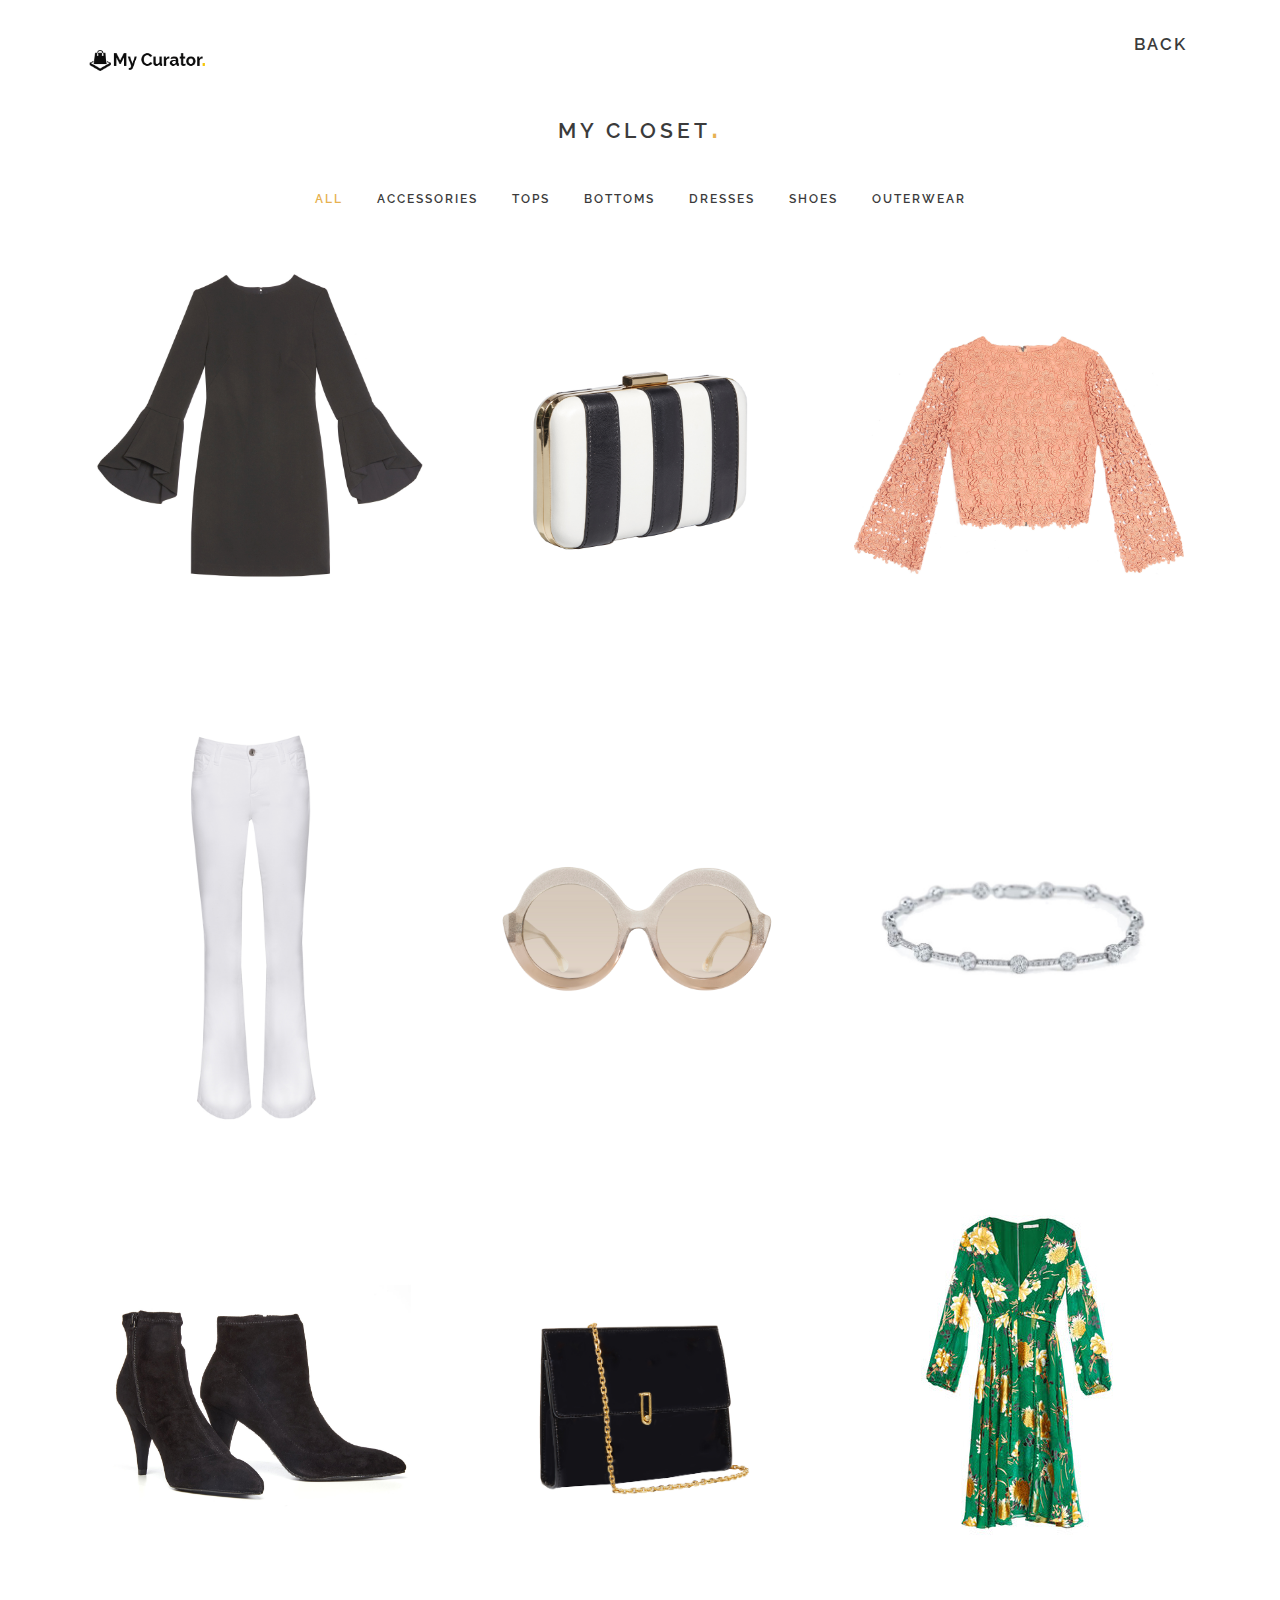
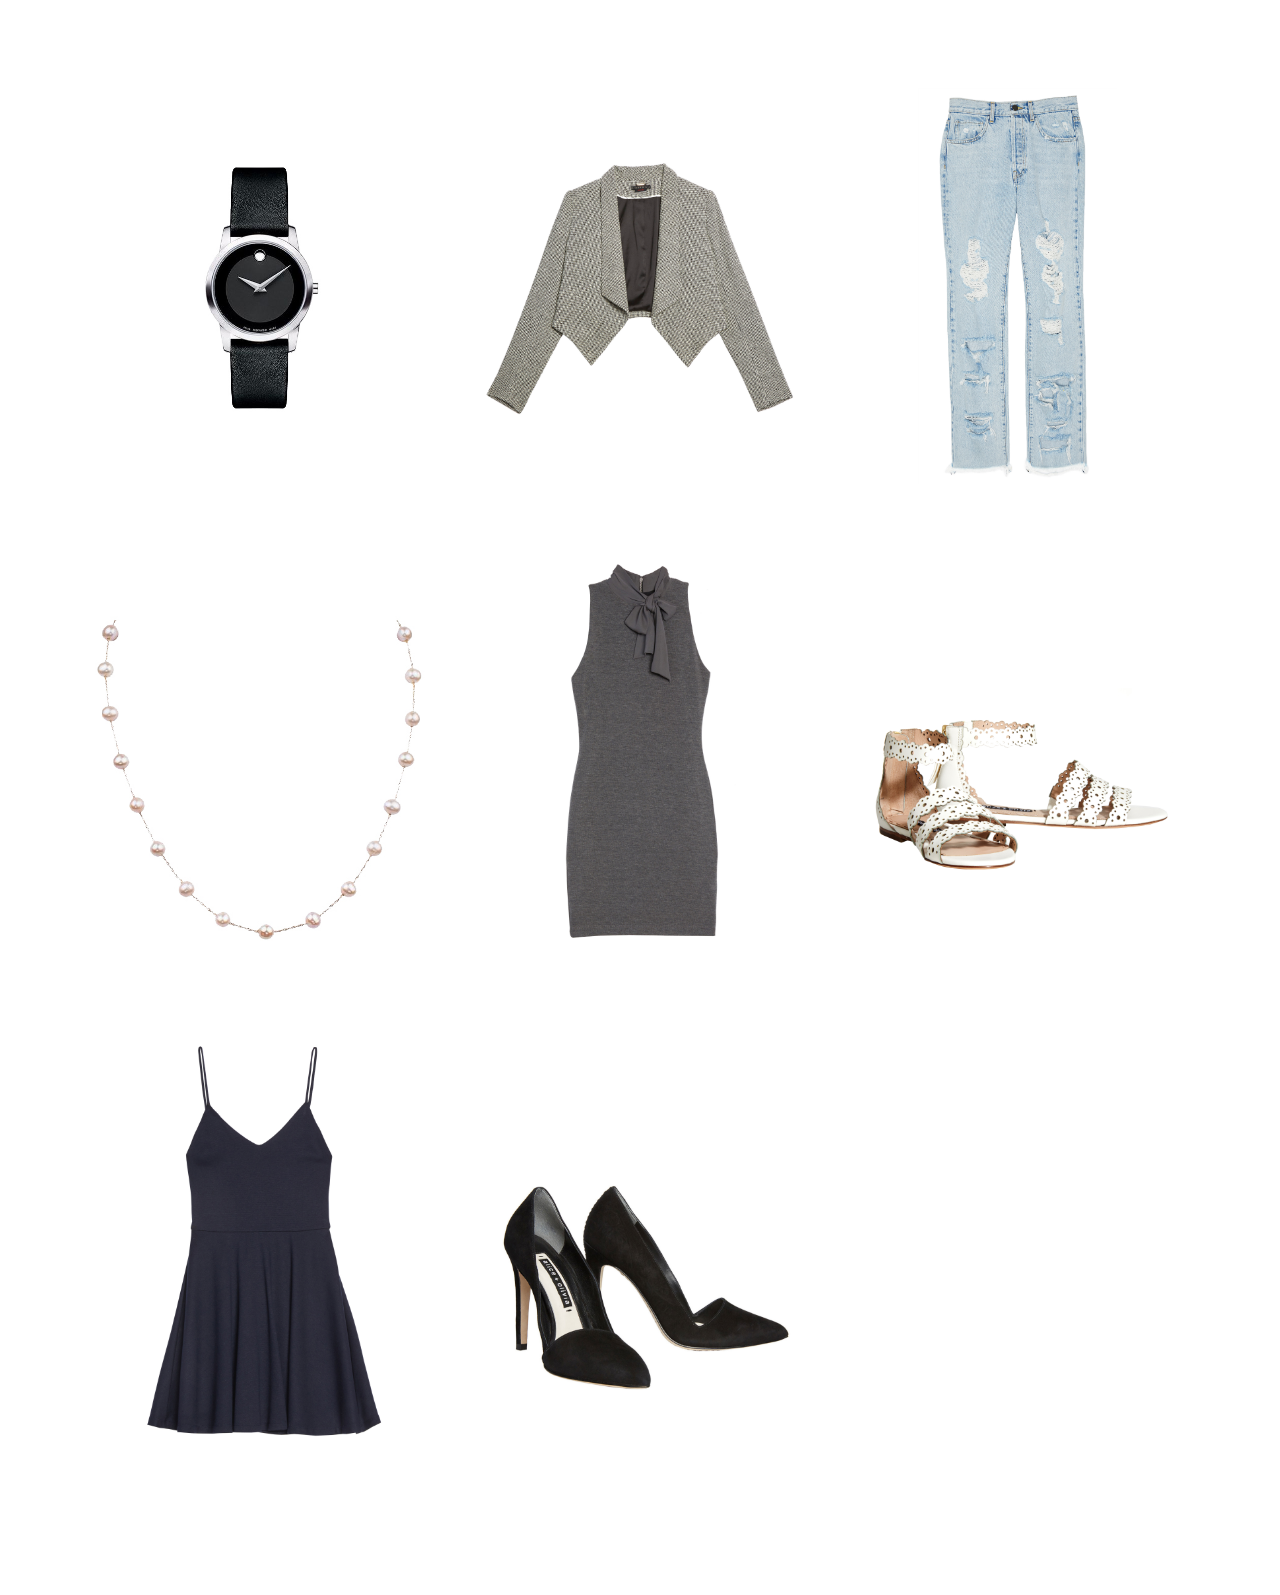
<file: closet.html>
<!DOCTYPE html>
<html>
<head>
    <meta charset="utf-8" />
    <title>My Closet- View all</title>
    <meta name="description" content="" />
    <meta name="keywords" content="" />
    <meta name="author" content="nileforest">
    <meta name="viewport" content="width=device-width, initial-scale=1.0, maximum-scale=1.0" />
    <!--[if IE]><meta http-equiv='X-UA-Compatible' content='IE=edge,chrome=1'><![endif]-->

    <!-- Favicone Icon -->
    <link rel="shortcut icon" type="image/x-icon" href="img/favicon.ico">
    <link rel="icon" type="image/png" href="img/favicon.png">
    <link rel="apple-touch-icon" href="img/favicon.png">

    <!-- CSS -->
    <link href="css/style.css" rel="stylesheet" type="text/css" />
    <link href="css/bootstrap.css" rel="stylesheet" type="text/css" />
    <link href="css/font-awesome.css" rel="stylesheet" type="text/css" />
    <link href="css/ionicons.css" rel="stylesheet" type="text/css" />
    <link href="css/plugin/sidebar-menu.css" rel="stylesheet" type="text/css" />
    <link href="css/plugin/animate.css" rel="stylesheet" type="text/css" />
    <link href="css/jquery-ui.css" rel="stylesheet" type="text/css" />

</head>

<body>

    <!-- Preloader -->
    <section id="preloader">
        <div class="loader" id="loader">
            <div class="loader-img"></div>
        </div>
    </section>
    <!-- End Preloader -->

    <!-- Search Overlay Menu -->
    <div class="search-overlay-menu">
        <span class="search-overlay-close"><i class="ion ion-ios-close-empty"></i></span>
        <form role="search" id="searchform" action="/search" method="get">
            <input value="" name="q" type="search" placeholder="Search..." />
            <button type="submit"><i class="ion ion-ios-search"></i></button>
        </form>
    </div>
    <!-- End Search Overlay Menu -->

    <!-- Sidemenu -->
    <section id="pushmenu-right" class="pushmenu pushmenu-right side-menu">
        <a id="menu-sidebar-close-icon" class="menu-close"><i class="ion ion-android-close"></i></a>
        <h5 class="white">Sign In</h5>
        <div class="sign-in">
            <input class="input-sm form-full" type="email" aria-required="true" id="email" name="email" placeholder="Email" value="" />
            <input class="input-sm form-full" type="password" aria-required="true" id="password" name="password" placeholder="Password" value="" />
            <input type="submit" class="btn btn-md btn-color-b form-full" value="Sign In" />
            <a>New Customer?</a>
        </div>
        <ul>
            <li><a class="all-demos-link" target="_blank" href="../demo.html">Main Demo Page</a></li>
            <li><a href="home.html">Home Default</a></li>
            <li><a href="portfolio-grid-2col.html">Portfolio</a></li>
            <li><a href="login-register.html">Login & Signup</a></li>
            <li><a href="faq-1.html">FAQ</a></li>
            <li><a href="about-1.html">About</a></li>
            <li><a href="service-1.html">Service</a></li>
            <li><a href="blog-grid-3col.html">Blog</a></li>
            <li><a href="404-error-1.html">404 Error</a></li>
            <li><a href="shop-checkout.html">Shopping Cart</a></li>
            <li><a href="contact-1.html">Contact Us</a></li>
        </ul>
    </section>
    <!--End Sidemenu -->

    <!-- Site Wraper -->
    <div class="wrapper">

        <!-- Header -->
        <header id="header" class="header header-light">
            <div class="container header-inner">

                <!-- Logo -->
                <div class="logo">
                    <a href="index.html#closet">
                        <img class="logo-light" src="images/icons/logo_white.png" alt="Mazel" />
                        <img class="logo-dark" src="images/icons/logo_black.png" alt="Mazel" />
                    </a>
                </div>
                
                <h4><a href="index.html#closet" style="text-align: right; padding-right: 2% !important; position: absolute; right: 0; top: 20px; z-index: 1000;">Back</a></h4>
                <!-- End Logo -->

                <!-- Rightside Menu (Search, Cart, Bart icon) 
                <div class="side-menu-btn">
                    <ul>
                        
                        <li class="">
                            <a class="search-overlay-menu-btn header-icon"><i class="fa fa-search"></i></a>
                        </li>

                        
                        <li class="cart">
                            <a class="header-icon" href="shop-checkout.html">
                                <i class="fa fa-shopping-cart"></i>
                                <div class="cart-notification-wrap"><span class="cart-notification">2</span></div>
                            </a>
                            
                            <div class="cart-dropdown">
                                <ul class="cart-list">
                                    <li class="light-color">
                                        <a class="close-cart-list"><i class="fa fa-times-circle"></i></a>
                                        <div class="media">
                                            <a class="pull-left">
                                                <img src="img/product/02.jpg" alt="fashion" /></a>
                                            <div class="media-body">
                                                <h6><a>Fashion Model New /01</a></h6>
                                                <p>$399.00</p>
                                            </div>
                                        </div>
                                    </li>
                                    <li class="light-color">
                                        <a class="close-cart-list"><i class="fa fa-times-circle"></i></a>
                                        <div class="media">
                                            <a class="pull-left">
                                                <img src="img/product/06.jpg" alt="fashion" /></a>
                                            <div class="media-body">
                                                <h6><a>Fashion Model New /02</a></h6>
                                                <p>$399.00</p>
                                            </div>
                                        </div>
                                    </li>
                                </ul>
                                <p class="cart-sub-totle"><span class="pull-left">Cart Subtotal</span><span class="pull-right totle"><strong>$798.00</strong></span></p>
                                <div class="clearfix"></div>
                                <div class="cart-checkout-btn">
                                    <a href="shop-checkout.html" class="btn btn-md btn-color-b form-full checkout">Checkout</a>
                                </div>
                            </div>
                        </li>

                        <li class="">
                            <a id="menu-sidebar-list-icon" class="nav-bar-icon"><span></span></a>
                        </li>
                    </ul>
                </div>
                End Rightside Menu -->

                <!-- Mobile Navbar Icon 
                <div class="nav-mobile nav-bar-icon">
                    <span></span>
                </div>-->
                <!-- End Mobile Navbar Icon -->


            </div>
        </header>
        <!-- End Header -->

        <!-- CONTENT --------------------------------------------------------------------------------->
        
        <!-- Closet Section -->
        <section id="closet" class="wow fadeInUp ptb ptb-sm-80 text-center">
            <div class="container">
                <h3>My Closet</h3>
                <div class="spacer-30"></div>
                <!-- work Filter -->
                <div class="row">
                    <ul class="col container-filter categories-filter mb-0">
                        <li><a class="categories active" data-filter="*">All</a></li>
                        <li><a class="categories" data-filter=".accessories">Accessories</a></li>
                        <li><a class="categories" data-filter=".tops">Tops</a></li>
                        <li><a class="categories" data-filter=".bottoms">Bottoms</a></li>
                        <li><a class="categories" data-filter=".dresses">Dresses</a></li>
                        <li><a class="categories" data-filter=".shoes">Shoes</a></li>
                        <li><a class="categories" data-filter=".outerwear">Outerwear</a></li>
                    </ul>
                </div>
                <!-- End work Filter -->
            </div>
            <!-- Work Gallary -->
            <div class="container">
                <div class="row container-grid nf-col-3">
                    <div class="nf-item branding dresses spacing">
                        <div class="item-box">
                            <a class="cbox-gallary1" href="img/portfolio/1.jpg" title="Consequat massa quis">
                                <img class="item-container" src="img/portfolio/1.jpg" alt="1" />
                                <div class="item-mask">
                                    
                                    <div class="item-caption">
                                        <h5 class="white" style="font-size: 0.8em;">BLACK DORA DRESS WITH TRUMPET SLEEVES</h5>
                                        <p class="white" style="font-size: 0.6em;">$485.00 
                                            <br>Item# 6203507BLK
                                            <br>4/21/16
                                            <br>Saks- Los Angeles
                                        </p>
                                    </div>
                                    <i class="ion ion-android-share" style="color: white; position: absolute; right: 5px; top: 5px;"></i>
                                </div>
                            </a>
                        </div>
                    </div>

                    <div class="nf-item accessories spacing">
                        <div class="item-box">
                            <a class="cbox-gallary1" href="img/portfolio/2.jpg" title="Vivamus elementum semper">
                                <img class="item-container" src="img/portfolio/2.jpg" alt="2" />
                                <div class="item-mask">
                                    <div class="item-caption">
                                        <h5 class="white" style="font-size: 0.8em;">SHIRLEY STRIPED LARGE CLUTCH</h5>
                                        <p class="white" style="font-size: 0.6em;">$325.00 
                                            <br>Item# CW73507BLK
                                            <br>4/21/16
                                            <br>Saks- Los Angeles
                                        </p>
                                    </div>
                                    <i class="ion ion-android-share" style="color: white; position: absolute; right: 5px; top: 5px;"></i>
                                </div>
                            </a>
                        </div>
                    </div>

                    <div class="nf-item tops spacing">
                        <div class="item-box">
                            <a class="cbox-gallary1" href="img/portfolio/3.jpg" title="Quisque rutrum">
                                <img class="item-container" src="img/portfolio/3.jpg" alt="4" />
                                <div class="item-mask">
                                    <div class="item-caption">
                                        <h5 class="white" style="font-size: 0.8em;">PASHA BELL SLEEVE CREW NECK TOP</h5>
                                        <p class="white" style="font-size: 0.6em;">$295.00 
                                            <br>Item# CW73507BLK
                                            <br>4/21/16
                                            <br>Saks- Los Angeles
                                        </p>
                                    </div>
                                    <i class="ion ion-android-share" style="color: white; position: absolute; right: 5px; top: 5px;"></i>
                                </div>
                            </a>
                        </div>
                    </div>

                    <div class="nf-item bottoms spacing">
                        <div class="item-box">
                            <a class="cbox-gallary1" href="img/portfolio/4.jpg" title="Tellus eget condimentum">
                                <img class="item-container" src="img/portfolio/4.jpg" alt="4" />
                                <div class="item-mask">
                                    <div class="item-caption">
                                        <h5 class="white" style="font-size: 0.8em;">Stacey bell</h5>
                                        <p class="white" style="font-size: 0.6em;">$198.00 
                                            <br>Item# 6203507BLK
                                            <br>4/21/16
                                            <br>Saks- Los Angeles
                                        </p>
                                    </div>
                                    <i class="ion ion-android-share" style="color: white; position: absolute; right: 5px; top: 5px;"></i>
                                </div>
                            </a>
                        </div>
                    </div>

                    <div class="nf-item accessories spacing">
                        <div class="item-box">
                            <a class="cbox-gallary1" href="img/portfolio/5.jpg" title="Nullam quis ant">
                                <img class="item-container" src="img/portfolio/5.jpg" alt="5" />
                                <div class="item-mask">
                                    <div class="item-caption">
                                        <h5 class="white" style="font-size: 0.8em;">Stacey Sunglasses</h5>
                                        <p class="white" style="font-size: 0.6em;">$485.00 
                                            <br>Item# 6203507BLK
                                            <br>6/1/16
                                            <br>Saks- New York City
                                        </p>
                                    </div>
                                    <i class="ion ion-android-share" style="color: white; position: absolute; right: 5px; top: 5px;"></i>
                                </div>
                            </a>
                        </div>
                    </div>

                    <div class="nf-item accessories spacing">
                        <div class="item-box">
                            <a class="cbox-gallary1" href="img/portfolio/6.jpg" title="Sed fringilla mauris">
                                <img class="item-container" src="img/portfolio/6.jpg" alt="6" />
                                <div class="item-mask">
                                    <div class="item-caption">
                                        <h5 class="white" style="font-size: 0.8em;">Item Description</h5>
                                        <p class="white" style="font-size: 0.6em;">$485.00 
                                            <br>Item# 6203507BLK
                                            <br>4/21/16
                                            <br>Saks- Los Angeles
                                        </p>
                                    </div>
                                    <i class="ion ion-android-share" style="color: white; position: absolute; right: 5px; top: 5px;"></i>
                                </div>
                            </a>
                        </div>
                    </div>

                    <div class="nf-item shoes spacing">
                        <div class="item-box">
                            <a class="cbox-gallary1" href="img/portfolio/7.jpg" title="Augue velit cursus">
                                <img class="item-container" src="img/portfolio/7.jpg" alt="7" />
                                <div class="item-mask">
                                    <div class="item-caption">
                                        <h5 class="white" style="font-size: 0.8em;">Item Description</h5>
                                        <p class="white" style="font-size: 0.6em;">$485.00 
                                            <br>Item# 6203507BLK
                                            <br>4/21/16
                                            <br>Saks- Los Angeles
                                        </p>
                                    </div>
                                    <i class="ion ion-android-share" style="color: white; position: absolute; right: 5px; top: 5px;"></i>
                                </div>
                            </a>
                        </div>
                    </div>

                    <div class="nf-item accessories spacing">
                        <div class="item-box">
                            <a class="cbox-gallary1" href="img/portfolio/8.jpg" title="Donec sodales sagittis">
                                <img class="item-container" src="img/portfolio/8.jpg" alt="8" />
                                <div class="item-mask">
                                    <div class="item-caption">
                                        <h5 class="white" style="font-size: 0.8em;">Item Description</h5>
                                        <p class="white" style="font-size: 0.6em;">$485.00 
                                            <br>Item# 6203507BLK
                                            <br>4/21/16
                                            <br>Saks- Los Angeles
                                        </p>
                                    </div>
                                    <i class="ion ion-android-share" style="color: white; position: absolute; right: 5px; top: 5px;"></i>
                                </div>
                            </a>
                        </div>
                    </div>

                    <div class="nf-item dresses spacing">
                        <div class="item-box">
                            <a class="cbox-gallary1" href="img/portfolio/9.jpg" title="Donec sodales sagittis">
                                <img class="item-container" src="img/portfolio/9.jpg" alt="8" />
                                <div class="item-mask">
                                    <div class="item-caption">
                                        <h5 class="white" style="font-size: 0.8em;">Item Description</h5>
                                        <p class="white" style="font-size: 0.6em;">$485.00 
                                            <br>Item# 6203507BLK
                                            <br>4/21/16
                                            <br>Saks- Los Angeles
                                        </p>
                                    </div>
                                </div>
                            </a>
                        </div>
                    </div>
                    
                    <div class="nf-item accessories spacing">
                        <div class="item-box">
                            <a class="cbox-gallary1" href="img/portfolio/10.jpg" title="Donec sodales sagittis">
                                <img class="item-container" src="img/portfolio/10.jpg" alt="8" />
                                <div class="item-mask">
                                    <div class="item-caption">
                                        <h5 class="white" style="font-size: 0.8em;">Item Description</h5>
                                        <p class="white" style="font-size: 0.6em;">$485.00 
                                            <br>Item# 6203507BLK
                                            <br>4/21/16
                                            <br>Saks- Los Angeles
                                        </p>
                                    </div>
                                    <i class="ion ion-android-share" style="color: white; position: absolute; right: 5px; top: 5px;"></i>
                                </div>
                            </a>
                        </div>
                    </div>
                    
                    <div class="nf-item outerwear spacing">
                        <div class="item-box">
                            <a class="cbox-gallary1" href="img/portfolio/11.jpg" title="Donec sodales sagittis">
                                <img class="item-container" src="img/portfolio/11.jpg" alt="8" />
                                <div class="item-mask">
                                    <div class="item-caption">
                                        <h5 class="white" style="font-size: 0.8em;">Item Description</h5>
                                        <p class="white" style="font-size: 0.6em;">$485.00 
                                            <br>Item# 6203507BLK
                                            <br>4/21/16
                                            <br>Saks- Los Angeles
                                        </p>
                                    </div>
                                    <i class="ion ion-android-share" style="color: white; position: absolute; right: 5px; top: 5px;"></i>
                                </div>
                            </a>
                        </div>
                    </div>
                    
                    <div class="nf-item bottoms spacing">
                        <div class="item-box">
                            <a class="cbox-gallary1" href="img/portfolio/12.jpg" title="Donec sodales sagittis">
                                <img class="item-container" src="img/portfolio/12.jpg" alt="8" />
                                <div class="item-mask">
                                    <div class="item-caption">
                                        <h5 class="white" style="font-size: 0.8em;">Item Description</h5>
                                        <p class="white" style="font-size: 0.6em;">$485.00 
                                            <br>Item# 6203507BLK
                                            <br>4/21/16
                                            <br>Saks- Los Angeles
                                        </p>
                                    </div>
                                    <i class="ion ion-android-share" style="color: white; position: absolute; right: 5px; top: 5px;"></i>
                                </div>
                            </a>
                        </div>
                    </div>
                    
                    <div class="nf-item accessories spacing">
                        <div class="item-box">
                            <a class="cbox-gallary1" href="img/portfolio/13.jpg" title="Donec sodales sagittis">
                                <img class="item-container" src="img/portfolio/13.jpg" alt="8" />
                                <div class="item-mask">
                                    <div class="item-caption">
                                        <h5 class="white" style="font-size: 0.8em;">Item Description</h5>
                                        <p class="white" style="font-size: 0.6em;">$485.00 
                                            <br>Item# 6203507BLK
                                            <br>4/21/16
                                            <br>Saks- Los Angeles
                                        </p>
                                    </div>
                                    <i class="ion ion-android-share" style="color: white; position: absolute; right: 5px; top: 5px;"></i>
                                </div>
                            </a>
                        </div>
                    </div>
                    
                    <div class="nf-item dresses spacing">
                        <div class="item-box">
                            <a class="cbox-gallary1" href="img/portfolio/14.jpg" title="Donec sodales sagittis">
                                <img class="item-container" src="img/portfolio/14.jpg" alt="8" />
                                <div class="item-mask">
                                    <div class="item-caption">
                                        <h5 class="white" style="font-size: 0.8em;">Item Description</h5>
                                        <p class="white" style="font-size: 0.6em;">$485.00 
                                            <br>Item# 6203507BLK
                                            <br>4/21/16
                                            <br>Saks- Los Angeles
                                        </p>
                                    </div>
                                    <i class="ion ion-android-share" style="color: white; position: absolute; right: 5px; top: 5px;"></i>
                                </div>
                            </a>
                        </div>
                    </div>
                    
                    <div class="nf-item shoes spacing">
                        <div class="item-box">
                            <a class="cbox-gallary1" href="img/portfolio/15.jpg" title="Donec sodales sagittis">
                                <img class="item-container" src="img/portfolio/15.jpg" alt="8" />
                                <div class="item-mask">
                                    <div class="item-caption">
                                        <h5 class="white" style="font-size: 0.8em;">Item Description</h5>
                                        <p class="white" style="font-size: 0.6em;">$485.00 
                                            <br>Item# 6203507BLK
                                            <br>4/21/16
                                            <br>Saks- Los Angeles
                                        </p>
                                    </div>
                                    <i class="ion ion-android-share" style="color: white; position: absolute; right: 5px; top: 5px;"></i>
                                </div>
                            </a>
                        </div>
                    </div>
                    <div class="nf-item dresses spacing">
                        <div class="item-box">
                            <a class="cbox-gallary1" href="img/portfolio/16.jpg" title="Donec sodales sagittis">
                                <img class="item-container" src="img/portfolio/16.jpg" alt="8" />
                                <div class="item-mask">
                                    <div class="item-caption">
                                        <h5 class="white" style="font-size: 0.8em;">Item Description</h5>
                                        <p class="white" style="font-size: 0.6em;">$485.00 
                                            <br>Item# 6203507BLK
                                            <br>4/21/16
                                            <br>Saks- Los Angeles
                                        </p>
                                    </div>
                                    <i class="ion ion-android-share" style="color: white; position: absolute; right: 5px; top: 5px;"></i>
                                </div>
                            </a>
                        </div>
                    </div>
                    <div class="nf-item shoes spacing">
                        <div class="item-box">
                            <a class="cbox-gallary1" href="img/portfolio/17.jpg" title="Donec sodales sagittis">
                                <img class="item-container" src="img/portfolio/17.jpg" alt="8" />
                                <div class="item-mask">
                                    <div class="item-caption">
                                        <h5 class="white" style="font-size: 0.8em;">Item Description</h5>
                                        <p class="white" style="font-size: 0.6em;">$485.00 
                                            <br>Item# 6203507BLK
                                            <br>4/21/16
                                            <br>Saks- Los Angeles
                                        </p>
                                    </div>
                                    <i class="ion ion-android-share" style="color: white; position: absolute; right: 5px; top: 5px;"></i>
                                </div>
                            </a>
                        </div>
                    </div>
                    


                </div>
            </div>
          
        </section>
        <!-- End Closet Section -->


        <!-- End CONTENT ------------------------------------------------------------------------------>


        <!-- Scroll Top -->
        <a class="scroll-top">
            <i class="fa fa-angle-double-up"></i>
        </a>
        <!-- End Scroll Top -->

    </div>
    <!-- Site Wraper End -->


    <!-- JS -->

    <script src="js/jquery-1.11.2.min.js" type="text/javascript"></script>
    <script src="js/jquery-ui.min.js" type="text/javascript"></script>
    <script src="js/plugin/jquery.easing.js" type="text/javascript"></script>
    <script src="js/bootstrap.min.js" type="text/javascript"></script>
    <script src="js/plugin/jquery.flexslider.js" type="text/javascript"></script>
    <script src="js/plugin/jquery.fitvids.js" type="text/javascript"></script>
    <script src="js/plugin/jquery.viewportchecker.js" type="text/javascript"></script>
    <script src="js/plugin/jquery.stellar.min.js" type="text/javascript"></script>
    <script src="js/plugin/wow.min.js" type="text/javascript"></script>
    <script src="js/plugin/jquery.colorbox-min.js" type="text/javascript"></script>
    <script src="js/plugin/owl.carousel.min.js" type="text/javascript"></script>
    <script src="js/plugin/isotope.pkgd.min.js" type="text/javascript"></script>
    <script src="js/plugin/masonry.pkgd.min.js" type="text/javascript"></script>
    <script src="js/plugin/imagesloaded.pkgd.min.js" type="text/javascript"></script>
    <script src="js/plugin/jquery.fs.tipper.min.js" type="text/javascript"></script>
    <script src="js/plugin/mediaelement-and-player.min.js"></script>
    <script src="js/plugin/sidebar-menu.js" type="text/javascript"></script>
    <script src="js/theme.js" type="text/javascript"></script>
    <script src="js/navigation.js" type="text/javascript"></script>


</body>
</html>
</file>
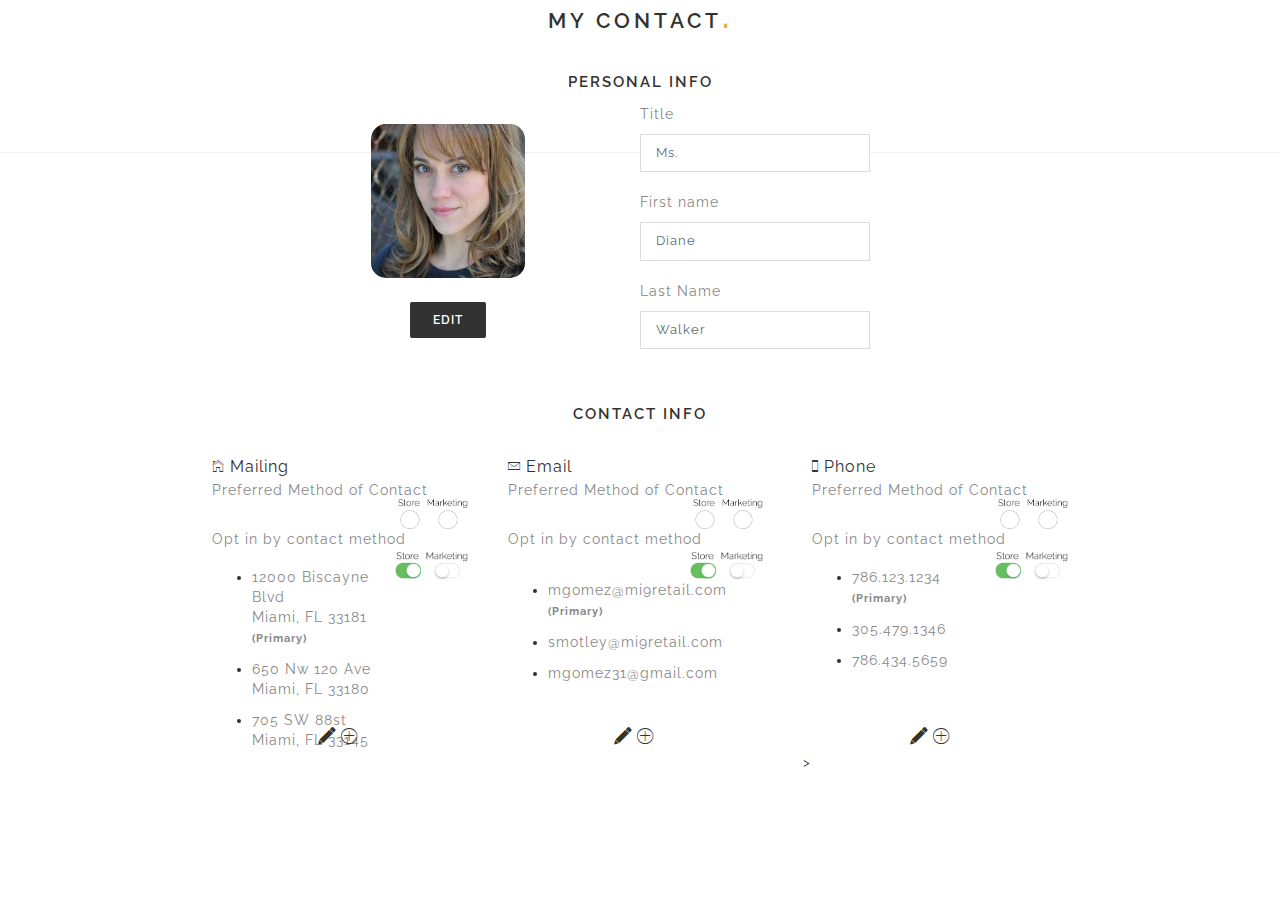
<file: my-contact.html>
<!DOCTYPE html>
<html>
<head>
    <meta charset="utf-8" />
    <title>My Contact</title>
    <meta name="description" content="" />
    <meta name="keywords" content="" />
    <meta name="author" content="nileforest">
    <meta name="viewport" content="width=device-width, initial-scale=1.0, maximum-scale=1.0" />
    <!--[if IE]><meta http-equiv='X-UA-Compatible' content='IE=edge,chrome=1'><![endif]-->

    <!-- Favicone Icon -->
    <link rel="shortcut icon" type="image/x-icon" href="img/favicon.ico">
    <link rel="icon" type="image/png" href="img/favicon.png">
    <link rel="apple-touch-icon" href="img/favicon.png">

    <!-- CSS -->
    <link href="css/style.css" rel="stylesheet" type="text/css" />
    <link href="css/custom.css" rel="stylesheet" type="text/css" />
    <link href="css/bootstrap.css" rel="stylesheet" type="text/css" />
    <link href="css/font-awesome.css" rel="stylesheet" type="text/css" />
    <link href="css/ionicons.css" rel="stylesheet" type="text/css" />
    <link href="css/plugin/sidebar-menu.css" rel="stylesheet" type="text/css" />
    <link href="css/plugin/animate.css" rel="stylesheet" type="text/css" />
    <link href="css/jquery-ui.css" rel="stylesheet" type="text/css" />
</head>
    
<body>
    <h3 class="center-text">My Contact</h3>
    <br>
    <h5 class="center-text" style="width: 100%;">Personal Info</h5>
    <div style="width: 60%; margin: 0 auto;">
        <div class="contact-image" style="float: left; width: 50%; margin-top: 20px;">
            <img class="center-any" src="images/profile-pic.jpg" alt="profile-pic" style="width: 40%; border-radius: 15px">
            <br>
            <button class="btn btn-md btn-black center-any" style="width: 20%;">Edit</button>
        </div>
        <div class="contact-info" style="float: left;width: 30%">
            <form>  
                <div class="">
                    <p>Title</p>
                    <input type="text" class="form-control" placeholder="Ms.">
                </div>
                <div class="">
                    <p>First name</p>
                    <input type="text" class="form-control" placeholder="Diane">
                </div>

                <div class="">
                    <p>Last Name</p>
                    <input type="text" class="form-control" placeholder="Walker">
                </div>
            </form>
        </div>
    </div>    
    <br>
    <br>
    <hr>
    <h5 class="center-text" style="clear: both; width: 100%;margin-top: 250px;">Contact Info</h5>
    <div style="margin: 0 auto; width: 70%;">
        <div style="width: 33%; margin: 0 auto; float: left; padding: 20px; height: 270px;">
            <i class="ion ion-ios-home-outline contact-icons"> Mailing</i>
            <div>
                <p style="text-align: left; float: left;">Preferred Method of Contact </p>
                <img src="images/icons/contact-method.png" alt="contact-method" style="width: 70px; float: right; margin-top: -12px;">
                <p style="text-align: left; float: left;">Opt in by contact method </p>
                <img src="images/icons/onoff-method.png" alt="contact-method" style="width: 85px; float: right; margin-top: -8px; margin-left: 2px;">
            </div>
            <br><br>
            <ul>
                <li>
                  <p>
                    12000 Biscayne Blvd <br>
                    Miami, FL 33181 <br>
                    <b style="font-size: 0.8em">(Primary)</b>
                  </p>
                </li>
                <li>
                  <p>
                    650 Nw 120 Ave <br>
                    Miami, FL 33180
                  </p>
                </li>
                <li>
                  <p>
                    705 SW 88st <br>
                    Miami, FL 33145
                  </p>
                </li>
            </ul>
            <br>
        </div>    
        <div style="width: 33%; float: left; padding: 20px; height: 270px;">
            <i class="ion ion-ios-email-outline contact-icons"> Email</i>
            <div>
                <p style="text-align: left; float: left;">Preferred Method of Contact </p>
                <img src="images/icons/contact-method.png" alt="contact-method" style="width: 70px; float: right; margin-top: -12px;">
                <p style="text-align: left; float: left;">Opt in by contact method </p>
                <img src="images/icons/onoff-method.png" alt="contact-method" style="width: 85px; float: right; margin-top: -8px; margin-left: 2px;">
            </div>
            <br><br>
            <ul>
                <li><p>mgomez@mi9retail.com <br><b style="font-size: 0.8em">(Primary)</b></p></li>
                <li><p>smotley@mi9retail.com</p></li>
                <li><p>mgomez31@gmail.com</p></li>
            </ul>
        </div>
        <div style="width: 33%; float: right; padding: 20px; height: 270px;">
            <i class="ion ion-iphone contact-icons"> Phone</i>
            <div>
                <p style="text-align: left; float: left;">Preferred Method of Contact </p>
                <img src="images/icons/contact-method.png" alt="contact-method" style="width: 70px; float: right; margin-top: -12px;">
                <p style="text-align: left; float: left;">Opt in by contact method </p>
                <img src="images/icons/onoff-method.png" alt="contact-method" style="width: 85px; float: right; margin-top: -8px; margin-left: 2px;">
            </div>
            <br><br>
            <ul>
                <li><p>786.123.1234 <br><b style="font-size: 0.8em">(Primary)</b></p></li>
                <li><p>305.479.1346</p></li>
                <li><p>786.434.5659</p></li>
            </ul>
        </div>
        <div style="width: 33%; margin: 0 auto; float: left; padding: 20px; ">
            <i class="ion ion-edit" style="font-size: 1.5em; text-align: right; !important; width: 49%;"></i>
            <i class="ion ion-ios-plus-outline" style="font-size: 1.5em; text-align: left; !important; width: 49%;"></i>
        </div>
        <div style="width: 33%; margin: 0 auto; float: left; padding: 20px; ">
            <i class="ion ion-edit" style="font-size: 1.5em; text-align: right; !important; width: 49%;"></i>
            <i class="ion ion-ios-plus-outline" style="font-size: 1.5em; text-align: left; !important; width: 49%;"></i>
        </div>
        <div style="width: 33%; margin: 0 auto; float: left; padding: 20px; ">
            <i class="ion ion-edit" style="font-size: 1.5em; text-align: right; !important; width: 49%;"></i>
            <i class="ion ion-ios-plus-outline" style="font-size: 1.5em; text-align: left; !important; width: 49%;"></i>>
        </div>
    </div>
    <!--
    <div style="width: 60%; margin: 0 auto; font-size: 2em;">
        <i class="ion ion-ios-home-outline contact-icons"></i>
        <i class="ion ion-ios-email-outline contact-icons"></i>
        <i class="ion ion-iphone contact-icons"></i>
        <i class="ion ion-android-textsms contact-icons"></i>
    </div>
    -->
</body>  
</html>
</file>
<file: css/plugin/sidebar-menu.css>
/*----------------------------------*/
/* Push Sidebar Menu Css ---*/
/*----------------------------------*/
.pushmenu { /*this is the nav*/
    background: #323232;
    font-family: Arial, Helvetics, sans-serif;
    width: 270px;
    height: 100%;
    top: 0;
    z-index: 1000;
    position: fixed;
}

.pushmenu-push {
    overflow-x: hidden;
    position: relative;
}


/*==================================*/
/* Left Sidebar Menu Css --------*/
/*==================================*/

.pushmenu-right {
    right: -270px;
}

    .pushmenu-right.pushmenu-open {
        right: 0;
    }
    .pushmenu-push-left {
        left:0;
    }

.pushmenu-push-toleft {
    left: -270px;
}

/*Transition*/
.pushmenu, .pushmenu-push {
    -webkit-transition: all 0.3s ease;
    -moz-transition: all 0.3s ease;
    transition: all 0.3s ease;
    -o-transition: all 0.3s ease;
}


/*==================================*/
/* Left Sidebar Menu Css --------*/
/*==================================*/
.pushmenu-left {
    left: -270px;
}

    .pushmenu-left.pushmenu-open {
        left: 0;
    }

    .pushmenu-push-right {
        right:0;
    }

.pushmenu-push-toright {
    right: -270px;
}
</file>
<file: css/custom.css>
/*My associate individual page styles*/
.a-item {
    background-color:rgba(255, 255, 255, 0.3);
    border: 10px solid rgba(255, 255, 255, 0.1);
    margin: 0 auto !important;
    width: 30%;
}
.a-item:hover {
    background-color:rgba(255, 255, 255, 0.5);
}
.a-item h5 {
    color: ghostwhite;
    text-transform: none;
}
.a-item p {
    color: white;
    font-weight: 100;
}
.page-icon-top {
    color: lightgray
}
.a-logo {
    margin-left: 10%;
    margin-top: 10px;
    float: left;
    width: 8%;
}
.a-main {
    
}
.a-my-looks {
    padding-top: 20px;
    position: relative;
}
.a-mylooks-item {
    margin: 0 auto;
}
.a-name {
    font-size: 3em;
    text-align: center;
    width: 100%;
    clear: left;
    
}
.a-options {
    margin-top: 38vh;
}
.a-row {
    margin: 0 auto;
    /*
    margin-left: 10% !important;
    
    
    margin-left: 8% !important;
    */
}
.a-stylesLink {
    margin: 0 auto;
    color: ghostwhite;
    width: 100%;
    text-align: center;
    float: left;
    text-transform: uppercase;
    letter-spacing: 15px;
}
.a-faves-icons {
    font-size: 1.8em;
}
.a-favesLink {
    margin: 0 auto;
    color: black;
    width: 100%;
    text-align: center;
    float: left;
    text-transform: uppercase;
    letter-spacing: 15px;
    font-size: 2em;
}
.a-online {
    color: mediumseagreen;
}
.a-title {
    color: white;
    margin-top: 155px;
    padding-left: 30%;
    font-size: 2em;
}
.associate-header{
    padding-top: 0px !important;
    background-color: white;
    opacity: 0.7;
}
.center-any {
    display: block;
    margin: 0 auto;
}
.center-text {
    text-align: center;
}
.contact-icons {
    font-size: 1.2em;
    font-family: 'Raleway', sans-serif !important;
}
.contact-image {
    width: 20%
}
.custom-header-cont {
    width: 100%;
    height: 50px;
}
.custom-header {
    width: 100%;
    height: 50px;
    /*margin-top: -4%;*/
    background-color:rgba(255, 255, 255, 0.9);
    position: fixed;
}
.dress-hover {
    width: 360px;
    height: 410px;
    padding: 20px;
    position: absolute;
    top: 50px;
    left: 415px;
}
.dress-popup {
    background-color: rgb(255, 250, 240);
    border: 10px solid rgb(252, 244, 227);
    color: #888888;
    width: 200px;
    height: 240px;
    padding: 20px;
    position: absolute;
    top: 50px;
    left: 640px;
    visibility: hidden;
}
.dress-popup2 {
    background-color: rgb(255, 250, 240);
    border: 10px solid rgb(252, 244, 227);
    color: #888888;
    width: 200px;
    height: 240px;
    padding: 20px;
    position: absolute;
    top: 50px;
    left: 400px;
    visibility: hidden;
}
.dress-popup3 {
    background-color: rgb(255, 250, 240);
    border: 10px solid rgb(252, 244, 227);
    color: #888888;
    width: 200px;
    height: 250px;
    padding: 20px;
    position: absolute;
    top: 180px;
    left: 640px;
    visibility: hidden;
}
.dress-show {
    visibility: visible;
}
.inner-intro {
    height: 100px;
    padding: 100px 0;
}
.item-box2 {
    height: 400px;
}
.item-mask2 {
    background: none;
    border-left: 1px solid #f2f2f2;
    border-top: 1px solid #f2f2f2;
    border-right: 2px solid #f2f2f2;
    border-bottom: 4px solid #f2f2f2;
    border-radius: 5px;
    padding: 4px;
    height: 380px;
    z-index: 1000;
}
.item-mask-detail-ele {
    margin-top: 250px !important;
}
.item-mask-detail-ele p {
    text-align: center;
}
#jewelry-box {
    width: 300px;
    height: 350px;
    padding: 20px;
    position: absolute;
    top: 50px;
    left: 500px;
}
#jewelry-box2 {
    width: 300px;
    height: 320px;
    padding: 20px;
    position: absolute;
    top: 0px;
    left: 160px;
}
#jewelry-box3 {
    width: 300px;
    height: 420px;
    padding: 20px;
    position: absolute;
    top: 10px;
    left: 400px;
}
.jewlery-hover:hover {
    color: #bdccd4;
}
.jewelry-popup {
    background-color: #bdccd4;
    border: 10px solid #a7c2d1;
    color: #888888;
    width: 200px;
    height: 240px;
    padding: 20px;
    position: absolute;
    top: 50px;
    left: 640px;
    visibility: hidden;
}
.main-box {
    margin-top: 180px;
}
#main-box {
    clear: both;
    width:100%;
    height: 120vh;
    margin: 0 auto;
    background-image: url("../images/bg/person-1v2.png");
    background-repeat: no-repeat;
    background-size: 110%;
    background-position: 50% 50px;
}
#main-box2 {
    clear: both;
    width:100%;
    height: 120vh;
    margin: 0 auto;
    background-image: url("../images/bg/person-2.png");
    background-repeat: no-repeat;
    background-size: 110%;
    background-position: 50% 50px;
}
.titles {
    text-align: center;
}
.shop-item {
    height: 400px;
}
.shop-item-info {
    margin-top: -150px;
}
.shop-item-info2 {
    margin-top: -190px;
    text-align: center;
}
.spacer {
    width: 11% !important;
}

<!-- FORM -->
#defaultForm-email.form-control{
    width: 60% !important;
    border: none !important;
    
}
</file>
<file: css/style.css>
@import url("./plugin/flexslider.css");
@import url("./plugin/owl.carousel.css");
@import url("./plugin/mediaelementplayer.css");
@import url("./plugin/colorbox.css");
@import url("./plugin/jquery.fs.tipper.css");
@import url(http://fonts.googleapis.com/css?family=Raleway:400,100,200,300,500,600,700,800,900);

/* 
* BASIC STYLE
  - General Style    
  - Headings Style    
  - Button Style    
  - Form Style    
  - Spacer Style
      
* HEADER 
  - Header Style
  - Logo Style
  - Navigation Menu Style
  - Right Side Menu Button (Search, Cart, Bar, etc)

* INTRO
  - intro

* FOOTER

* ELEMENTS
  - Team Box
  - Skills Bar
  - Accordion Tab
  - Counter
  - Service Box
  - Pricing
  - Testimonials
  - Client Logo
  - Icon
  - Table
  
* GLOBAL STYLES
  - Push Menu Style ( Right Sidebar Menu )
  - Search Overlay Menu
  - Contents (Body, Container, Section, etc)
  - Contants (Portfolio, Blog, Shop etc)
  - Parallax
  - Slider
  - Preloader
  - Additional
*/


/*-------------------------------------------------------------------------------------------*/
/* BASIC STYLE    ||---------------------------- */
/*-------------------------------------------------------------------------------------------*/

::-moz-selection {
    background-color: #e6ae49;
    color: #FFF;
}

::selection {
    background-color: #e6ae49;
    color: #FFF;
}


/*  General Style   ||-----------*/

body, html {
    height: 100%;
    margin: 0;
    padding: 0;
}

body {
    line-height: 24px;
    color: #323232;
    font-size: 13px;
    font-family: 'Raleway', sans-serif;
    font-weight: 400;
    letter-spacing: 1px;
}

img {
    height: auto;
    max-width: 100%;
    border: none;
    outline: none;
    transition: all 0.2s ease 0s;
    -moz-transition: all 0.2s ease 0s;
    -webkit-transition: all 0.2s ease 0s;
    -o-transition: all 0.2s ease 0s;
}

a, a:focus, a:active, a:link, img {
    outline: none;
}

a {
    cursor: pointer;
    text-decoration: none;
    color: #323232;
    transition: all 0.25s ease 0s;
    -moz-transition: all 0.25s ease 0s;
    -webkit-transition: all 0.25s ease 0s;
    -o-transition: all 0.25s ease 0s;
}

    a:hover {
        color: #e6ae49;
        text-decoration: none;
        transition: all 0.25s ease 0s;
        -moz-transition: all 0.25s ease 0s;
        -webkit-transition: all 0.25s ease 0s;
        -o-transition: all 0.25s ease 0s;
    }

.video {
    display: block;
}

.audio {
    width: 100%;
}

br {
    font-size: 0;
    line-height: 0;
}

hr {
    margin-bottom: 0px;
    margin-top: 0px;
    border-top: 1px solid #f1f1f1;
    border-bottom: none;
    border-left: none;
    border-right: none;
}

    hr.dark {
        border-top: 1px solid #3e3e3e;
    }

b, strong {
    font-weight: 600;
}

small, small a {
    font-size: 11px;
    color: #888;
}

ul.list-inside {
    list-style: inside;
}

ul.list-none {
    list-style: none;
    padding-left: 0px;
    margin-left: 0;
}

ul.list-none-ib {
    list-style: none;
    padding-left: 0px;
    margin-left: 0;
}

    ul.list-none-ib li, .list-none-ib {
        list-style: none;
        display: inline-block;
    }

ul.text-cap li, .text-cap {
    text-transform: uppercase;
    font-size: 12px;
    font-weight: 600;
    letter-spacing: 2px;
}

p {
    line-height: 20px;
    font-size: 14px;
    font-weight: 400;
    margin: 0px 0 10px 0;
    color: #888;
    /*letter-spacing: 1px;*/
}

    p.lead, .lead {
        font-size: 16px;
        font-weight: 400;
        line-height: 24px;
    }

    p.dark, .dark, a.dark, h1.dark, h2.dark, h3.dark, h4.dark, h5.dark, h6.dark {
        color: #323232 !important;
    }

    p.white, .white, a.white, h1.white, h2.white, h3.white, h4.white, h5.white, h6.white {
        color: #fff !important;
    }

    p.color, .color, a.color, h1.color, h2.color, h3.color, h4.color, h5.color, h6.color, li.link:hover, li.link a:hover, .color {
        color: #e6ae49 !important;
    }

.gray {
    color: #888;
}

.light-color h1, .light-color h2, .light-color h3, .light-color h4, .light-color h5, .light-color h6, .light-color p, .light-color, .light-color .container-icon {
    color: #fff;
}

.dark-color h1, .dark-color h2, .dark-color h3, .dark-color h4, .dark-color h5, .dark-color h6, .dark-color p, .dark-color, .dark-color .container-icon {
    color: #323232;
}

.dark-bg {
    background: #323232;
    color: #fff;
}

    .dark-bg h1, .dark-bg h2, .dark-bg h3, .dark-bg h4, .dark-bg h5, .dark-bg h6, .dark-bg p, .dark-bg .link, .dark-bg .container-icon, .dark-bg .page-icon-top {
        color: #fff;
    }

        .dark-bg .link:hover, .link:hover {
            color: #e6ae49;
        }

.gray-bg {
    background: #f7f7f7;
    color: #323232;
}

    .gray-bg h1, .gray-bg h2, .gray-bg h3, .gray-bg h4, .gray-bg h5, .gray-bg h6, .gray-bg .container-icon {
        color: #323232;
    }


/*Headings Style   ||-----------*/

.separator {
    height: 1px;
    width: 32px;
    background: #888;
    margin-top: 5px;
    margin-bottom: 3px;
    border: 0 none;
}

    .separator.right {
        float: right;
    }

    .separator.center {
        margin-left: auto;
        margin-right: auto;
    }

    .separator.color {
        background: #e6ae49;
    }

    .separator.white {
        background: #fff;
    }

h1, h2, h3, h4, h5, h6 {
    color: #323232;
    text-transform: uppercase;
    font-family: 'Raleway', sans-serif;
    font-weight: 600;
    margin-top: 0px;
    margin-bottom: 10px;
}

h1 {
    font-size: 43px;
    letter-spacing: 2px;
    line-height: 40px;
}

    h1.h1, h2.h2 {
        letter-spacing: 15px;
    }

@media (max-width: 767px) {
    h1.h1, h2.h2 {
        letter-spacing: 0px;
    }
}

h2 {
    font-size: 27px;
    letter-spacing: 2px;
    line-height: 37px;
    margin-bottom: 20px;
    padding-top: 10px;
}

h3 {
    font-size: 21px;
    letter-spacing: 4px;
    line-height: 32px;
}

    h3:after {
        color: #e6ae49;
        content: ".";
        font-size: 34px;
    }

h4 {
    font-size: 17px;
    letter-spacing: 2px;
    line-height: 28px;
}

    h4.h4 {
        letter-spacing: 4px;
    }

h5 {
    font-size: 15px;
    letter-spacing: 2px;
    line-height: 23px;
    font-weight: 600;
}

h6 {
    font-size: 13px;
    letter-spacing: 2px;
    line-height: 17px;
    font-weight: 600;
}

h1.large {
    font-size: 50px;
}

/*Button Style   ||-----------*/
.btn:focus {
    outline: none;
}

.btn, button {
    font-size: 12px;
    line-height: normal;
    font-weight: 600;
    font-family: 'Raleway', sans-serif;
    letter-spacing: 1px;
    text-align:center;
    text-transform: uppercase;
    transition: all 0.3s ease 0s;
    -moz-transition: all 0.3s ease 0s;
    -webkit-transition: all 0.3s ease 0s;
    -o-transition: all 0.3s ease 0s;
    border-radius: 2px;
    -moz-border-radius: 2px;
    -webkit-border-radius: 2px;
    -o-border-radius: 2px;
}

    .btn i, button i, i.left {
        margin-right: 6px;
    }

i.right {
    margin-left: 6px;
    margin-right: 0px !important;
}

button {
    vertical-align: top;
}

.btn-full {
    width: 100% !important;
    display: inline-block;
    text-align: center;
}

.btn-lg {
    padding: 15px 25px;
    display: inline-block;
}

.btn-md {
    padding: 11px 20px;
    display: inline-block;
}

.btn-xs {
    padding: 11px 15px 10px;
    display: inline-block;
}

.btn-line-xs {
    padding: 7px 15px 7px;
    display: inline-block;
}

.btn-icon {
    padding: 0px;
    width: 34px;
    height: 34px;
    line-height: 34px;
    display: inline-table !important;
}


.btn-black {
    color: #fff;
    background: #323232;
    border: none;
}

    .btn-black:hover {
        color: #fff;
        /*background: #e6ae49;*/
        background: rgba(50,50,50,0.85);
    }

.btn-color-a, .btn-color-b {
    color: #fff;
    background: #e6ae49;
    border: none;
}

    .btn-color-a:hover {
        color: #fff;
        background: rgba(230,174,73,0.85);
    }

    .btn-color-b:hover {
        color: #fff;
        /*color: #e6ae49;
        background: #fff;*/
        background: rgba(230,174,73,0.85);
    }

.btn-white {
    color: #323232;
    background: rgba(255,255,255,1);
    border: none;
}

    .btn-white:hover {
        /*color: #fff;
        background: #e6ae49;*/
        background: rgba(255,255,255,0.85);
        color: #323232;
    }

.btn-black-line, .btn-white-line, .btn-color-line {
    border: 2px solid;
    background: none;
}

.btn-black-line {
    color: #323232;
    border-color: #323232;
    padding: 9px 20px;
}

    .btn-black-line:hover {
        color: #fff;
        background: #323232;
    }

.btn-color-line {
    color: #e6ae49;
    border-color: #e6ae49;
    padding: 9px 20px;
}

    .btn-color-line:hover {
        color: #fff;
        background: #e6ae49;
    }



.btn-white-line {
    color: #fff;
    border-color: #fff;
    padding: 9px 20px;
}

    .btn-white-line:hover {
        color: #323232;
        background: #fff;
    }

.btn-link-a, .btn-link-b {
    color: #323232;
    background: none;
    padding-left: 0px;
    padding-right: 0px;
    padding-bottom: 3px;
    border-bottom: 1px dotted transparent;
    font-weight: 600;
    font-size: 12px;
    text-transform: uppercase;
    letter-spacing: 2px;
}

    .btn-link-a:hover {
        color: #e6ae49;
        border-bottom: 1px solid #e6ae49;
    }

    .btn-link-b:hover {
        color: #fff;
        border-bottom: 2px solid #fff;
    }

.btn-space-5 {
    width: 5px;
    min-height: 1px;
    display: inline-block;
}

.btn-space-10 {
    width: 10px;
    min-height: 1px;
    display: inline-block;
}

/*Form Style   ||-----------*/

button {
    outline: none;
    border: none;
}

button, html input[type="button"], input[type="reset"], input[type="submit"] {
    cursor: pointer;
    display: inline-block;
}

button, input, textarea, select {
    font-family: 'Raleway', sans-serif;
    font-size: 12px;
}

    input[type="text"], input[type="email"], input[type="tel"], input[type="number"], input[type="password"], input[type="radio"], input[type="checkbox"], textarea, select {
        appearance: none;
        -webkit-appearance: none;
        border: 1px solid #ddd;
        -webkit-border-radius: 0px;
        border-radius: 0px;
        color: #888;
        outline: none;
        font-weight: 400;
        letter-spacing: 1px;
        font-size: 13px;
        padding: 10px 15px;
        transition: all 0.2s ease 0s;
        -moz-transition: all 0.2s ease 0s;
        -webkit-transition: all 0.2s ease 0s;
        -o-transition: all 0.2s ease 0s;
        display: inline-block;
    }

        input[type="text"]:focus, input[type="email"]:focus, input[type="tel"]:focus, input[type="number"]:focus, input[type="radio"]:focus, input[type="checkbox"]:focus, input[type="password"]:focus, textarea:focus {
            border-color: #e6ae49;
            color: #323232;
        }

input, textarea, select {
    margin-bottom: 20px;
    font-family: 'Raleway', sans-serif;
    font-size: 12px;
}

    input.input-sm, .input-sm {
        padding: 8px 15px;
    }

textarea {
    height: 120px;
}

label {
    color: #323232;
    font-size: 13px;
    margin-bottom: 10px;
    padding-right: 3px;
    margin-top: 6px;
    font-weight: 600;
    font-family: 'Raleway', sans-serif;
    display:block;
}
    label.inline {
        display:inline-block !important;
    }

.form-full {
    width: 100%;
}

.form-field-wrapper {
    margin-bottom: 20px;
}

    .form-field-wrapper input, .form-field-wrapper textarea, .form-field-wrapper select {
        margin-bottom: 0px;
    }

form .error {
    border-color: #e1534f;
}

form label.error {
    margin-bottom: 0px;
    margin-top: 3px;
    color: #e1534f;
    font-size: 12px;
    font-weight: 400;
}

.successContent, .errorContent {
    margin-bottom: 20px;
    display: none;
    text-transform: none;
    letter-spacing: 1px;
}

.pull-left {
    float:left;
}
.pull-right {
    float:right;
}

/* Spacer Style   ||-----------*/

.spacer-15 {
    width: 100%;
    height: 15px;
}

.spacer-30 {
    width: 100%;
    height: 30px;
}

.spacer-45 {
    width: 100%;
    height: 45px;
}

.spacer-60 {
    width: 100%;
    height: 60px;
}

.spacer-75 {
    width: 100%;
    height: 75px;
}

.spacer-90 {
    width: 100%;
    height: 90px;
}

.no-padding {
    padding: 0 !important;
}

.padding-30 {
    padding: 30px !important;
}

.padding-40 {
    padding: 40px !important;
}

.plr-0 {
    padding-left: 0 !important;
    padding-right: 0 !important;
}

.pl-0 {
    padding-left: 0;
}

.pr-0 {
    padding-right: 0;
}

.ptb-0 {
    padding-top: 0px !important;
    padding-bottom: 0px !important;
}

.pt-0 {
    padding-top: 0px !important;
}

.pb-0 {
    padding-bottom: 0px !important;
}

.ptb {
    padding-top: 110px;
    padding-bottom: 110px;
}

.pt {
    padding-top: 110px;
}

.pb {
    padding-bottom: 110px;
}

.ptb-15 {
    padding-top: 15px;
    padding-bottom: 15px;
}

.pt-15 {
    padding-top: 15px;
}

.pb-15 {
    padding-bottom: 15px;
}

.ptb-60 {
    padding-top: 60px;
    padding-bottom: 60px;
}

.pt-60 {
    padding-top: 60px;
}

.pb-60 {
    padding-bottom: 60px;
}

.ptb-80 {
    padding-top: 80px;
    padding-bottom: 80px;
}

.pt-80 {
    padding-top: 80px;
}

.pb-80 {
    padding-bottom: 80px;
}

.mtb-0 {
    margin-top: 0px;
    margin-bottom: 0px;
}

.mlr-0 {
    margin-left: 0px;
    margin-right: 0px;
}

.mt-0 {
    margin-top: 0px !important;
}

.mb-0 {
    margin-bottom: 0px !important;
}

.ml-0 {
    margin-left: 0px !important;
}

.mr-0 {
    margin-right: 0px !important;
}

.mtb-80 {
    margin-top: 80px;
    margin-bottom: 80px;
}

.mt-80 {
    margin-top: 80px;
}

.mb-80 {
    margin-bottom: 80px;
}

.mtb-60 {
    margin-top: 60px;
    margin-bottom: 60px;
}

.mt-60 {
    margin-top: 60px;
}

.mb-60 {
    margin-bottom: 60px;
}

.mtb-45 {
    margin-top: 45px;
    margin-bottom: 45px;
}

.mt-45 {
    margin-top: 45px;
}

.mb-45 {
    margin-bottom: 45px;
}

.mtb-30 {
    margin-top: 30px;
    margin-bottom: 30px;
}

.mt-30 {
    margin-top: 30px;
}

.mb-30 {
    margin-bottom: 30px;
}

.ml-30 {
    margin-left: 30px;
}

.mr-30 {
    margin-right: 30px;
}

.mtb-25 {
    margin-top: 25px;
    margin-bottom: 25px;
}

.mt-25 {
    margin-top: 25px;
}

.mb-25 {
    margin-bottom: 25px;
}

.mtb-15 {
    margin-top: 15px;
    margin-bottom: 15px;
}

.mt-15 {
    margin-top: 15px;
}

.mb-15 {
    margin-bottom: 15px;
}

.float-left {
    float: left;
}

.float-right {
    float: right;
}

@media (max-width: 991px) {


    .mtb-sm-60 {
        margin-top: 60px;
        margin-bottom: 60px;
    }

    .mt-sm-60 {
        margin-top: 60px;
    }

    .mb-sm-60 {
        margin-bottom: 60px;
    }

    .mtb-sm-45 {
        margin-top: 45px;
        margin-bottom: 45px;
    }

    .mt-sm-45 {
        margin-top: 45px;
    }

    .mb-sm-45 {
        margin-bottom: 45px;
    }

    .mtb-sm-30 {
        margin-top: 30px;
        margin-bottom: 30px;
    }

    .mt-sm-30 {
        margin-top: 30px;
    }

    .mb-sm-30 {
        margin-bottom: 30px;
    }

    .mtb-sm-15 {
        margin-top: 15px;
        margin-bottom: 15px;
    }

    .mt-sm-15 {
        margin-top: 15px;
    }

    .mb-sm-15 {
        margin-bottom: 15px;
    }

    .ptb-sm-0 {
        padding-top: 0px;
        padding-bottom: 0px;
    }

    .pt-sm-0 {
        padding-top: 0px;
    }

    .pb-sm-0 {
        padding-bottom: 0px;
    }

    .ptb-sm-30 {
        padding-top: 30px;
        padding-bottom: 30px;
    }

    .pt-sm-30 {
        padding-top: 30px;
    }

    .pb-sm-30 {
        padding-bottom: 30px;
    }

    .ptb-sm-60 {
        padding-top: 60px;
        padding-bottom: 60px;
    }

    .pb-sm-60 {
        padding-bottom: 60px;
    }

    .pt-sm-60 {
        padding-top: 60px;
    }

    .ptb-sm-80 {
        padding-top: 80px;
        padding-bottom: 80px;
    }

    .pb-sm-80 {
        padding-bottom: 80px;
    }

    .pt-sm-80 {
        padding-top: 80px;
    }

    .float-none-sm {
        float: none !important;
    }

    .float-left-sm {
        float: left !important;
    }

    .float-right-sm {
        float: right !important;
    }
}

@media (max-width: 767px) {

    .mtb-xs-0 {
        margin-top: 0px;
        margin-bottom: 0px;
    }

    .mt-xs-0 {
        margin-top: 0px;
    }

    .mb-xs-0 {
        margin-bottom: 0px;
    }

    .mtb-xs-15 {
        margin-top: 15px;
        margin-bottom: 15px;
    }

    .mt-xs-15 {
        margin-top: 15px;
    }

    .mb-xs-15 {
        margin-bottom: 15px;
    }

    .mtb-xs-30 {
        margin-top: 30px;
        margin-bottom: 30px;
    }

    .mt-xs-30 {
        margin-top: 30px;
    }

    .mb-xs-30 {
        margin-bottom: 30px;
    }

    .mtb-xs-60 {
        margin-top: 60px;
        margin-bottom: 60px;
    }

    .mt-xs-60 {
        margin-top: 60px;
    }

    .mb-xs-60 {
        margin-bottom: 60px;
    }

    .ptb-xs-30 {
        padding-top: 30px;
        padding-bottom: 30px;
    }

    .pt-xs-30 {
        padding-top: 30px;
    }

    .pb-xs-30 {
        padding-bottom: 30px;
    }

    .ptb-xs-60 {
        padding-top: 60px;
        padding-bottom: 60px;
    }

    .pb-xs-60 {
        padding-bottom: 60px;
    }

    .pt-xs-60 {
        padding-top: 60px;
    }

    .float-none-xs {
        float: none !important;
    }

    .float-left-xs {
        float: left !important;
    }

    .float-right-xs {
        float: right !important;
    }
}



/*==========================================================================================================*/
/* HEADER     ||---------------------------- */
/*==========================================================================================================*/

/*------------------------------------------------------------------*/
/* Header Style */
/*------------------------------------------------------------------*/
.header {
    position: absolute;
    text-align: center;
    top: 0px;
    z-index: 1000;
    color: #fff;
    width: 100%;
    height: 94px;
    transition: all 0.27s cubic-bezier(0, 0, 0.58, 1) 0s;
    -o-transition: all 0.27s cubic-bezier(0, 0, 0.58, 1) 0s;
    -moz-transition: all 0.27s cubic-bezier(0, 0, 0.58, 1) 0s;
    -webkit-transition: all 0.27s cubic-bezier(0, 0, 0.58, 1) 0s;
}

    .header.header-prepare, .header.header-light.header-prepare {
        background-color: rgba(255, 255, 255, 0.95);
        box-shadow: 0 0 3px rgba(0, 0, 0, 0.1);
        -moz-box-shadow: 0 0 3px rgba(0, 0, 0, 0.1);
        -webkit-box-shadow: 0 0 3px rgba(0, 0, 0, 0.1);
    }

    .header.header-dark.header-prepare {
        background-color: rgba(54, 54, 54, 0.95);
        border-bottom: 0px none;
    }

    .header.header-fixed {
        display: block;
        margin-top: 0 !important;
        position: fixed;
        height: 64px;
    }

.header-inner {
    padding-left: 30px;
    padding-right: 30px;
    position: relative;
}

.header-fixed .logo a {
    width: 115px;
    margin-top: 23px;
    /*margin-bottom: 15px;*/
    transition: all 0.27s cubic-bezier(0, 0, 0.58, 1) 0s;
    -o-transition: all 0.27s cubic-bezier(0, 0, 0.58, 1) 0s;
    -moz-transition: all 0.27s cubic-bezier(0, 0, 0.58, 1) 0s;
    -webkit-transition: all 0.27s cubic-bezier(0, 0, 0.58, 1) 0s;
}

.header-fixed .nav-menu ul.nav-menu-inner > li > a {
    padding-top: 26px;
    padding-bottom: 26px;
}

/*header Logo style*/
.header.header-prepare .logo a img.logo-light,
.header .logo a img.logo-dark {
    opacity: 0;
}

.header .logo a img.logo-light,
.header.header-prepare .logo a img.logo-dark,
.header.header-light .logo a img.logo-dark {
    opacity: 1;
}

.header.header-dark.header-prepare .logo a img.logo-dark,
.header.header-dark .logo a img.logo-dark {
    opacity: 0;
}

.header.header-dark.header-prepare .logo a img.logo-light,
.header.header-dark .logo a img.logo-light {
    opacity: 1;
}

@media all and (min-width: 1025px) {

    /*header nav style*/
    .header.header-prepare .nav-menu ul.nav-menu-inner > li > a {
        color: #323232;
    }

        .header.header-prepare .nav-menu ul.nav-menu-inner > li:hover > a,
        .header.header-prepare .nav-menu ul.nav-menu-inner > li > a:hover {
            color: #e6ae49;
        }

    .header.header-dark.header-prepare .nav-menu ul.nav-menu-inner > li > a {
        color: #fff;
    }

        .header.header-dark.header-prepare .nav-menu ul.nav-menu-inner > li:hover > a,
        .header.header-dark.header-prepare .nav-menu ul.nav-menu-inner > li > a:hover {
            color: #e6ae49;
        }
}

@media all and (max-width: 1024px) {
    .header {
        height: 64px;
    }

    .header-inner {
        padding-left: 30px;
        padding-right: 30px;
        position: relative;
        display: table;
        width: 100%;
    }

    .header .logo a {
        margin-top: 24px;
        margin-bottom: 24px;
        width: 96px;
        transition: all 0.3s ease 0s;
        -o-transition: all 0.3s ease 0s;
        -moz-transition: all 0.3s ease 0s;
        -webkit-transition: all 0.3s ease 0s;
    }
}


/*------------------------------------------------------------------*/
/* Logo Style */
/*------------------------------------------------------------------*/
.logo {
    float: left;
    text-align: left;
    display: inline-block;
}

    .logo a {
        width: 132px;
        display: block;
        margin-top: 34px;
        /*margin-bottom: 28px;*/
        transition: all 0.27s cubic-bezier(0, 0, 0.58, 1) 0s;
        -o-transition: all 0.27s cubic-bezier(0, 0, 0.58, 1) 0s;
        -moz-transition: all 0.27s cubic-bezier(0, 0, 0.58, 1) 0s;
        -webkit-transition: all 0.27s cubic-bezier(0, 0, 0.58, 1) 0s;
        position: relative;
    }

        .logo a img {
            width: 100%;
            position: absolute;
            top: 0;
            left: 0;
            transition: all 0.27s cubic-bezier(0, 0, 0.58, 1) 0s;
            -o-transition: all 0.27s cubic-bezier(0, 0, 0.58, 1) 0s;
            -moz-transition: all 0.27s cubic-bezier(0, 0, 0.58, 1) 0s;
            -webkit-transition: all 0.27s cubic-bezier(0, 0, 0.58, 1) 0s;
        }



/*------------------------------------------------------------------*/
/* Navigation Menu Style */
/*------------------------------------------------------------------*/
.nav-menu {
    position: static;
    float: right;
    display: block;
}

    .nav-menu.active {
        display: block;
    }

    .nav-menu ul.nav-menu-inner {
        margin: 0;
        padding: 0;
        list-style: none;
    }

        .nav-menu ul.nav-menu-inner li {
            display: inline-block;
            list-style: none;
            text-align: left;
        }

        .nav-menu ul.nav-menu-inner > li > a {
            color: #fff;
        }

.header-light .nav-menu ul.nav-menu-inner > li > a {
    color: #323232;
}




.nav-menu ul.nav-menu-inner li a {
    font-family: inherit;
    display: block;
    font-size: 0.65em;
    line-height: 2.5;
    font-weight: 600;
    text-transform: uppercase;
    outline: none;
    letter-spacing: 1px;
    transition: all 0.27s cubic-bezier(0, 0, 0.58, 1) 0s;
    -o-transition: all 0.27s cubic-bezier(0, 0, 0.58, 1) 0s;
    -moz-transition: all 0.27s cubic-bezier(0, 0, 0.58, 1) 0s;
    -webkit-transition: all 0.27s cubic-bezier(0, 0, 0.58, 1) 0s;
    font-family: "Raleway",sans-serif;
}

.nav-menu ul.nav-menu-inner > li > a {
    padding: 41px 15px;
}

.header .nav-menu ul.nav-menu-inner > li.active a,
.header .nav-menu ul.nav-menu-inner > li a.active,
.header .nav-menu ul.nav-menu-inner > li:hover > a,
.header .nav-menu ul.nav-menu-inner > li > a:hover,
.header.header-dark .nav-menu ul.nav-menu-inner > li.active a,
.header.header-dark .nav-menu ul.nav-menu-inner > li a.active,
.header.header-dark .nav-menu ul.nav-menu-inner > li:hover > a,
.header.header-dark .nav-menu ul.nav-menu-inner > li > a:hover,
.header.header-dark.header-prepare .nav-menu ul.nav-menu-inner li a.current,
.header.header-dark.header-prepare .nav-menu ul.nav-menu-inner li.current a {
    color: #e6ae49;
}

.header.header-light .nav-menu ul.nav-menu-inner > li:hover > a,
.header.header-light .nav-menu ul.nav-menu-inner > li > a:hover,
.header.header-prepare .nav-menu ul.nav-menu-inner li a.current,
.header.header-prepare .nav-menu ul.nav-menu-inner li.current a {
    color: #e6ae49;
}

/* Mobile bar icon */
.nav-mobile.nav-bar-icon {
    display: none;
}

.nav-bar-icon {
    display: inline-block;
    float: right;
    position: relative;
    height: 16px;
    width: 20px;
    padding-top: 47px;
    padding-bottom: 47px;
    margin-left: 15px;
    transition: all 0.27s cubic-bezier(0, 0, 0.58, 1) 0s;
    -moz-transition: all 0.27s cubic-bezier(0, 0, 0.58, 1) 0s;
    -o-transition: all 0.27s cubic-bezier(0, 0, 0.58, 1) 0s;
    -webkit-transition: all 0.27s cubic-bezier(0, 0, 0.58, 1) 0s;
    cursor: pointer;
}

.header-fixed .nav-bar-icon {
    padding-top: 32px;
    padding-bottom: 32px;
}

.nav-bar-icon a {
    color: #fff;
    display: block;
    font-size: 17px;
    padding: 19px 0;
}

    .nav-bar-icon.active a, .nav-bar-icon a.active,
    .nav-bar-icon:hover a, .nav-bar-icon a:hover {
        color: #17a697;
    }

.nav-bar-icon > span {
    position: absolute;
    top: 50%;
    display: block;
    width: 18px;
    height: 2px;
    margin-top: -1px;
    background-color: #323232;
    -webkit-transition: -webkit-transform 0.3s, background 0.25s ease;
    -webkit-transition: background 0.25s ease, -webkit-transform 0.3s;
    transition: background 0.25s ease, -webkit-transform 0.3s;
    transition: transform 0.3s, background 0.25s ease;
    transition: transform 0.3s, background 0.25s ease, -webkit-transform 0.3s;
}

    .nav-bar-icon > span:before,
    .nav-bar-icon > span:after {
        content: "";
        position: absolute;
        left: 0;
        width: 100%;
        height: 100%;
        background-color: #323232;
        -webkit-transition: -webkit-transform 0.3s, background 0.25s ease;
        -webkit-transition: background 0.25s ease, -webkit-transform 0.3s;
        transition: background 0.25s ease, -webkit-transform 0.3s;
        transition: transform 0.3s, background 0.25s ease;
        transition: transform 0.3s, background 0.25s ease, -webkit-transform 0.3s;
    }

header .nav-bar-icon > span,
header .nav-bar-icon > span:before,
header .nav-bar-icon > span::after,
header.header-dark .nav-bar-icon > span,
header.header-dark .nav-bar-icon > span:before,
header.header-dark .nav-bar-icon > span::after,
header.header-dark.header-prepare .nav-bar-icon > span,
header.header-dark.header-prepare .nav-bar-icon > span:before,
header.header-dark.header-prepare .nav-bar-icon > span::after {
    background-color: #fff;
}

header.header-light .nav-bar-icon > span,
header.header-light .nav-bar-icon > span:before,
header.header-light .nav-bar-icon > span::after,
header.header-prepare .nav-bar-icon > span,
header.header-prepare .nav-bar-icon > span:before,
header.header-prepare .nav-bar-icon > span::after {
    background-color: #323232;
}


.nav-bar-icon > span:before {
    -webkit-transform: translateY(-6px);
    transform: translateY(-6px);
    -o-transform: translateY(-6px);
    -ms-transform: translateY(-6px);
    -moz-transform: translateY(-6px);
}

.nav-bar-icon > span:after {
    -webkit-transform: translateY(6px);
    transform: translateY(6px);
    -o-transform: translateY(6px);
    -ms-transform: translateY(6px);
    -moz-transform: translateY(6px);
}

.nav-bar-icon.active {
    transform: rotate(45deg);
    -moz-transform: rotate(45deg);
    -ms-transform: rotate(45deg);
    -o-transform: rotate(45deg);
    -webkit-transform: rotate(45deg);
}

    .nav-bar-icon.active > span:before {
        transform: rotate(90deg);
        -moz-transform: rotate(90deg);
        -ms-transform: rotate(90deg);
        -o-transform: rotate(90deg);
        -webkit-transform: rotate(90deg);
    }

    .nav-bar-icon.active > span:after {
        transform: rotate(90deg);
        -moz-transform: rotate(90deg);
        -ms-transform: rotate(90deg);
        -o-transform: rotate(90deg);
        -webkit-transform: rotate(90deg);
    }

/* Dropdown-menu */
.nav-menu > ul li {
    position: relative;
}

.sub-dropdown.dropdown {
    top: 100%;
    left: 0;
    position: absolute;
}

.sub-dropdown {
    position: absolute;
    left: 100%;
    top: 0;
    display: none;
    background: rgba(32, 33, 32, 0.95);
    padding: 0;
    width: 215px;
}

    .sub-dropdown li {
        width: 100%;
    }

    .sub-dropdown > li > a {
        padding: 13px 15px;
        display: block;
        color: rgba(255, 255, 255, 0.75);
        font-size: 12px !important;
        font-weight: 500 !important;
        letter-spacing: 1px !important;
    }

    .sub-dropdown > li:hover > a {
        background: rgba(255,255,255,0.05);
        color: #fff;
    }

    .sub-dropdown i {
        float: right;
    }


@media all and (max-width: 1024px) {
    .nav-menu ul.nav-menu-inner li {
        display: block;
        width: 100%;
    }

    .nav-menu {
        position: static;
        left: 0;
        top: 100%;
        float: none;
        display: none;
        width: 100%;
        background: rgba(34,34,34,0.85);
        overflow-y: auto;
        z-index: 999;
    }

    .nav-bar-icon, .nav-mobile.nav-bar-icon, .header-fixed .nav-bar-icon {
        display: inline-block;
        float: right;
        padding-top: 32px;
        padding-bottom: 32px;
    }

    .nav-menu ul.nav-menu-inner li a, .header-fixed .nav-menu ul.nav-menu-inner li a {
        padding: 15px 12px;
        border-top: 1px solid #444;
    }


    /* Dropdown */
    .sub-dropdown.dropdown, .sub-dropdown {
        top: 100%;
        position: relative;
        left: 0;
        width: 100%;
    }

        .sub-dropdown a {
            padding-left: 30px !important;
        }

        .sub-dropdown > li > .sub-dropdown > li > a {
            padding-left: 45px !important;
        }

        .sub-dropdown li .sub-dropdown li > .sub-dropdown > li > a {
            padding-left: 60px !important;
        }

    .header .nav-menu ul.nav-menu-inner li a.current,
    .header .nav-menu ul.nav-menu-inner li.current a,
    .header.header-light .nav-menu ul.nav-menu-inner > li:hover > a,
    .header.header-light .nav-menu ul.nav-menu-inner > li > a:hover,
    .header.header-prepare .nav-menu ul.nav-menu-inner li a.current,
    .header.header-prepare .nav-menu ul.nav-menu-inner li.current a {
        color: #fff;
    }

    .header-light .nav-menu ul.nav-menu-inner > li > a {
        color: rgba(255,255,255,0.60);
    }
}



/*------------------------------------------------------------------*/
/* Right Side Menu Button (Search, Cart, Bar, etc) */
/*------------------------------------------------------------------*/

.side-menu-btn {
    float: right;
    position: relative;
    color: #323232;
}

    .side-menu-btn ul {
        list-style: none;
        padding: 0;
        margin: 0;
    }

        .side-menu-btn ul li {
            display: inline-block;
            float: left;
            position: relative;
        }

        .side-menu-btn ul > li > a {
            margin-left: 20px;
            color: #fff;
            font-size: 16px;
            transition: all 0.27s cubic-bezier(0, 0, 0.58, 1) 0s;
            -moz-transition: all 0.27s cubic-bezier(0, 0, 0.58, 1) 0s;
            -o-transition: all 0.27s cubic-bezier(0, 0, 0.58, 1) 0s;
            -webkit-transition: all 0.27s cubic-bezier(0, 0, 0.58, 1) 0s;
        }

            .side-menu-btn ul > li > a:hover,
            .header.header-prepare .side-menu-btn ul > li > a:hover {
                color: #e6ae49;
            }

                .side-menu-btn ul > li > a:hover span,
                .side-menu-btn ul > li > a:hover span:before,
                .side-menu-btn ul > li > a:hover span:after {
                    background-color: #e6ae49;
                }

        .side-menu-btn ul li a.header-icon {
            padding-top: 35px;
            padding-bottom: 35px;
            display: block;
        }

.header-fixed .side-menu-btn ul li a.header-icon {
    padding-bottom: 20px;
    padding-top: 20px;
}


.header.header-prepare .side-menu-btn ul li a,
.header.header-light .side-menu-btn ul li a {
    color: #323232;
}

header.header-dark .side-menu-btn ul li a,
header.header-dark.header-prepare .side-menu-btn ul li a {
    color: #fff;
}

/* Cart Dropdown ------- */
.cart {
    position: static !important;
}

    .cart .cart-notification-wrap {
        position: relative;
    }

    .cart .cart-notification {
        position: absolute;
        width: 16px;
        height: 16px;
        font-size: 11px;
        color: #fff;
        right: -5px;
        bottom: -3px;
        display: block;
        background: #e6ae49;
        -webkit-border-radius: 50%;
        -moz-border-radius: 50%;
        border-radius: 50%;
        font-weight: 700;
        text-align: center;
        line-height: 14px;
        font-family: 'Raleway', sans-serif;
    }

    .cart:hover .cart-dropdown {
        visibility: visible;
        opacity: 1;
    }

.cart-dropdown {
    background: rgba(32, 32, 32, 0.95);
    color: #fff;
    position: absolute;
    top: 100%;
    right: 0;
    width: 250px;
    padding: 15px;
    visibility: hidden;
    opacity: 0;
    -webkit-transition: all 0.4s ease;
    -moz-transition: all 0.4s ease;
    -ms-transition: all 0.4s ease;
    -o-transition: all 0.4s ease;
    transition: all 0.4s ease;
}

    .cart-dropdown .cart-list {
        margin: 0px;
        padding: 0px;
        display: table;
        text-align: left;
    }

        .cart-dropdown .cart-list li {
            list-style: none;
            padding: 15px 0px 15px 0px;
            display: block;
            margin: 0px;
            border-bottom: 1px solid #3e3e3e;
            position: relative;
            display: block;
            float: left;
            width: 100%;
        }

            .cart-dropdown .cart-list li > .close-cart-list {
                position: absolute;
                right: 0px;
                top: 15px;
                width: 15px;
                height: 15px;
                display: block;
                background-image: none !important;
                color: #fff !important;
            }

                .cart-dropdown .cart-list li > .close-cart-list:hover {
                    color: #e6ae49;
                    background-image: none !important;
                }

        .cart-dropdown .cart-list .media {
            margin-top: 0px;
        }

            .cart-dropdown .cart-list .media .pull-left {
                width: 70px;
                padding-right:10px;
            }

                .cart-dropdown .cart-list .media .pull-left img {
                    width: 100%;
                }

            .cart-dropdown .cart-list .media .media-body {
                width: 125px;
            }

                .cart-dropdown .cart-list .media .media-body a {
                    color: #fff;
                }

            .cart-dropdown .cart-list .media h6, .cart-dropdown .cart-list .media h5, .cart-dropdown .cart-list .media p {
                margin-top: 0px;
                margin-bottom: 5px;
            }

            .cart-dropdown, .cart-dropdown .cart-list .media a {
                color: #fff;
            }

                .cart-dropdown .cart-list .media a:hover {
                    color: #e6ae49;
                }

.cart-dropdown {
    color: #fff;
    padding-top: 10px;
}

    .cart-dropdown .cart-sub-totle {
        color: #fff;
        padding-top: 15px;
    }

    .cart-dropdown .cart-checkout-btn a {
        margin-top: 15px;
    }

        .cart-dropdown .cart-checkout-btn a.checkout {
            color: #fff !important;
        }

            .cart-dropdown .cart-checkout-btn a.checkout:hover {
                /*color: #e6ae49;*/
                color: #fff;
            }

@media all and (max-width: 1024px) {
    .side-menu-btn ul li a.header-icon {
        padding-bottom: 20px;
        padding-top: 20px;
    }

    .header-fixed .side-menu-btn ul li a.header-icon {
        padding-bottom: 20px;
        padding-top: 20px;
    }
}

/*Section Scroll Menu Icon Fix*/
.side-menu-btn-fix a {
    font-size: 17px;
    position: fixed;
    right: 25px;
    top: 25px;
    z-index: 2001;
}

.side-menu-btn-fix a {
    background: rgba(0, 0, 0, 0.8) none repeat scroll 0 0;
    border-radius: 3px;
    color: #fff;
    display: block;
    height: 35px;
    line-height: 34px;
    text-align: center;
    width: 35px;
}

    .side-menu-btn-fix a:hover {
        background: #e6ae49 none repeat scroll 0 0;
    }



/*==========================================================================================================*/
/* INTRO     ||---------------------------- */
/*==========================================================================================================*/

/*------------------------------------------------------------------*/
/* Intro */
/*------------------------------------------------------------------*/

#intro {
    position: relative;
    overflow: hidden;
}

.intro-media-wraper {
    display: block;
    height: 100%;
    left: 0;
    position: absolute;
    top: 0;
    width: 100%;
}

.intro-bg-section {
    display: block;
    height: 100%;
    left: 0;
    position: absolute;
    top: 0;
    width: 100%;
    z-index: -1;
}

.intro-overlay-section {
    top: 0;
    width: 100%;
    position: absolute;
    z-index: 2;
}

.intro-caption-waper {
    height: 100%;
    position: absolute;
    width: 100%;
    z-index: 2;
}

.intro-caption-top {
    z-index: 2;
}

.intro-content {
    display: table;
    height: 100%;
    text-align: center;
    width: 100%;
}

.intro-content-inner {
    display: table-cell;
    height: 100%;
    vertical-align: middle;
}


.intro-img-circle {
    margin-left: auto;
    margin-right: auto;
    width: 120px;
    height: 120px;
    border: 5px solid rgba(0,0,0, 0.2);
    border-radius: 50%;
    -moz-border-radius: 50%;
    -webkit-border-radius: 50%;
    margin-bottom: 30px;
}

    .intro-img-circle img {
        outline: none;
        border: none;
        width: 100%;
        height: 100%;
        border-radius: 50%;
        -moz-border-radius: 50%;
        -webkit-border-radius: 50%;
    }

.intro-play-icon {
    text-align: center;
}

.intro-sub-title {
    letter-spacing: 1.5px;
}

.intro-title {
    font-size: 70px;
    margin-top: 40px;
    margin-bottom: 40px;
    font-weight: 400;
    line-height: 1.1;
    /*letter-spacing: -2px;*/
}

.intro-title-sm {
    font-size: 44px !important;
    margin-top: 30px;
    font-weight: 400;
    margin-bottom: 0;
}

.error-intro-title {
    font-size: 100px;
    margin-top: 0;
    margin-bottom: 0;
    font-weight: 600;
    line-height: 1.1;
}

.inner-intro {
    position: relative;
    padding: 200px 0;
}

    .inner-intro h1 {
        font-size: 54px;
        margin-top: 30px;
    }

/*#intro .bg-image, #intro.bg-image, #inner-intro .bg-image, #inner-intro.bg-image {
    background-attachment: fixed;
}*/
.bg-image {
    background-position: center center;
    background-repeat: no-repeat;
    background-size: cover;
    display: block;
    overflow: hidden;
    position: relative;
    width: 100%;
    /*background-attachment: fixed;*/
}

.bg-fixed {
    background-attachment: fixed;
}

.slide-bg-image {
    background-position: center center;
    background-repeat: no-repeat;
    background-size: cover;
    display: block;
    overflow: hidden;
    position: relative;
    width: 100%;
}

@media (max-width: 1024px) {
    .intro-title {
        letter-spacing: 0;
        font-size: 46px;
    }
}

@media (max-width: 767px) {
    .intro-title {
        letter-spacing: 0;
        font-size: 30px;
    }
}

/*------------------------------------------------------------------*/
/* Slider */
/*------------------------------------------------------------------*/

.sc-logo {
    /*margin-top: 0px;
    margin-bottom:0;*/
    text-align: center;
}

.sc-title {
    font-weight: 800;
    text-align: center;
    /*margin-top: 0px;
    margin-bottom:0;*/
}

.sc-paragraph-lead {
    font-family: Georgia;
    font-style: italic;
    font-size: 20px;
    text-align: center;
    /*margin-top: 0px;
    margin-bottom:0;*/
}

.sc-button {
}


/*==============================================================================================*/
/* FOOTER         ||---------------------------- */
/*==============================================================================================*/

.footer {
    background-color: #f7f7f7;
    color: #323232;
    position: relative;
    width: 100%;
    display: block;
}

    .footer hr {
        border-color: #eee;
    }

    .footer .footer-info p {
        color: #323232;
    }

.footer-logo {
    max-width: 125px;
    display: inline-block;
    width: 100%;
}

.footer .social, .contact .social {
    font-size: 20px;
}

.footer ul {
    list-style: none;
    margin: 0px;
    padding: 0px;
}

    .footer ul.social li, .contact ul.social li {
        display: inline-block;
        margin: 0 10px 0 0;
    }

.footer .link a {
    font-size: 12px;
    font-weight: 600;
    text-transform: uppercase;
    letter-spacing: 2px;
}

.footer .link-small a {
    font-weight: 600;
    text-transform: none;
}

.footer .copyright {
    text-align: center;
}


.newsletter {
    position: relative;
}

    .newsletter .newsletter-input, .newsletter .newsletter-input:focus {
        width: 100%;
        border-top: 0px none;
        border-left: 0px none;
        border-right: 0px none;
        padding-right: 40px !important;
        background: rgba(255,255,255,0);
    }

    .newsletter .newsletter-btn {
        position: absolute;
        top: 0px;
        right: 0px;
        font-size: 18px;
        background: rgba(255,255,255,0);
    }

@media (max-width: 767px) {
    .footer {
        text-align: center;
    }
}
/*================================================================================================*/
/* ELEMENTS          ||---------------------------- */
/*================================================================================================*/

/*-------------------------------------------------------------------------------------------*/
/*  Team Box         ||---------------------------- */
/*-------------------------------------------------------------------------------------------*/
.team-item {
}

.team-item-img {
    position: relative;
}

    .team-item-img .team-item-detail {
        background: none repeat scroll 0 0 rgba(0, 0, 0, 0.80);
        text-align: center;
        color: #fff;
        display: -webkit-flex;
        display: flex;
        height: 100%;
        width: 100%;
        position: absolute;
        top: 0;
        left: 0;
        opacity: 0;
        visibility: hidden;
        overflow: hidden;
        transition: all 0.5s ease-in-out 0s;
        -moz-transition: all 0.5s ease-in-out 0s;
        -webkit-transition: all 0.5s ease-in-out 0s;
        -o-transition: all 0.5s ease-in-out 0s;
    }

.team-item:hover .team-item-detail {
    opacity: 1;
    visibility: visible;
}

.team-item-img .team-item-detail .team-item-detail-inner, .cent-mid-content {
    margin: auto;
    padding: 25px;
}

    .team-item-img .team-item-detail .team-item-detail-inner .social {
        margin: 5px 0px 0px 0px;
        padding: 0px;
    }

        .team-item-img .team-item-detail .team-item-detail-inner .social li {
            list-style: none;
            display: inline-block;
            margin: 0px 5px;
        }

            .team-item-img .team-item-detail .team-item-detail-inner .social li a {
                color: #fff;
            }

                .team-item-img .team-item-detail .team-item-detail-inner .social li a:hover {
                    color: #e6ae49;
                }

.team-item-info {
    padding-top: 15px;
    text-align: center;
}

    .team-item-info h5 {
        margin-bottom: 0px;
    }

/*-------------------------------------------------------------------------------------------*/
/*  Skills Bar      ||---------------------------- */
/*-------------------------------------------------------------------------------------------*/
.skillbar {
    position: relative;
    display: block;
    width: 100%;
    margin-bottom: 30px;
}

.skillbar-bar:before {
    background: #eee;
    content: "";
    height: 3px;
    position: absolute;
    width: 100%;
    z-index: -1;
}

.skillbar-bar {
    height: 3px;
    width: 0px;
    background: #323232;
    -webkit-transition-property: width, background-color;
    -moz-transition-property: width, background-color;
    -ms-transition-property: width, background-color;
    -o-transition-property: width, background-color;
    transition-property: width, background-color;
}

.skillbar-title {
    display: inline-block;
}

.skillbar-title, .skill-bar-percent {
    color: #323232;
    font-size: 11px;
    font-weight: 600;
    text-transform: uppercase;
}


.skill-bar-percent {
    float: right;
    display: inline-block;
}


/*-------------------------------------------------------------------------------------------*/
/*  Accordion Tab    ||---------------------------- */
/*-------------------------------------------------------------------------------------------*/
.accordion-section {
    border-top: 1px solid #f1f1f1;
    border-left: 1px solid #f1f1f1;
    border-right: 1px solid #f1f1f1;
}

    .accordion-section:last-child {
        border-bottom: 1px solid #f1f1f1;
    }

.accordion-title {
    cursor: pointer;
    display: block;
    position: relative;
    padding: 20px 20px;
    margin: 0px;
}

    .accordion-title.active {
        /*background: #fafafa;*/
        color: #e6ae49;
    }

    .accordion-title:before {
        content: "\f105";
        display: block;
        font-family: "FontAwesome",sans-serif;
        position: absolute;
        right: 18px;
        font-weight: 400;
    }

    .accordion-title.active:before {
        content: "\f107";
    }

.accordion-content.defualt-hidden {
    display: none;
    margin: 0;
}

.accordion-content {
    padding: 0 20px 10px;
}

/*-------------------------------------------------------------------------------------------*/
/*  Counter          ||---------------------------- */
/*-------------------------------------------------------------------------------------------*/
.counter {
    font-size: 50px;
    margin-bottom: 20px;
    display: inline-table;
}
/*-------------------------------------------------------------------------------------------*/
/*  Service Box      ||---------------------------- */
/*-------------------------------------------------------------------------------------------*/
.features-box-left, .features-box-right {
    position: relative;
    display: inline-block;
    margin-bottom: 20px;
    margin-top: 5px;
}

.features-box-left {
    padding-left: 75px;
    text-align: left;
}

.features-box-right {
    padding-right: 75px;
    text-align: right;
}

.features-icon-left, .features-icon-right {
    font-size: 50px;
    line-height: 50px;
    display: inline-block;
    position: absolute;
}

.features-icon-left {
    padding-right: 20px;
    left: 0;
}

.features-icon-right {
    padding-left: 20px;
    right: 0;
}

.contact-box-left, .contact-box-top {
    display: block;
    position: relative;
}

.contact-box-left {
    padding-left: 45px;
    text-align: left;
}

.contact-icon-left, .contact-icon-top {
    font-size: 30px;
    position: absolute;
}

.contact-icon-top {
    text-align: center;
}

.contact-icon-left {
    left: 0;
}


@media (max-width: 991px) {
    .features-box-left {
        display: block;
        padding-left: 0px;
        text-align: center;
    }

    .features-box-right {
        display: block;
        padding-right: 0px;
        text-align: center;
    }

    .features-icon-left, .features-icon-right {
        position: relative;
    }

    .features-icon-left {
        padding-right: 0px;
        left: auto;
    }

    .features-icon-right {
        padding-left: 0px;
        right: auto;
    }
}
/*-------------------------------------------------------------------------------------------*/
/*  Pricing       ||---------------------------- */
/*-------------------------------------------------------------------------------------------*/

.Pricing-box {
    border: 1px solid #f1f1f1;
    text-align: center;
}

    .Pricing-box.highlight {
        background: #f9f9f9;
        border: 1px solid #ddd;
    }

        .Pricing-box.highlight hr {
            border-color: #ddd;
        }

.price-title h4, .price-title h5 {
    margin-top: 0px;
    margin-bottom: 0px;
}

.Pricing-box .price {
    font-size: 50px;
    font-weight: 700;
    position: relative;
}

    .Pricing-box .price .price-sm {
        font-size: 14px;
        position: absolute;
    }

    .Pricing-box .price .price-lg {
        padding-left: 10px;
    }

.Pricing-box .price-tenure {
    font-size: 12px;
    color: #888;
    font-weight: 400;
    padding-top: 8px;
}

.Pricing-box .pricing-features {
    font-size: 13px;
    text-transform: uppercase;
}

    .Pricing-box .pricing-features ul {
        list-style: none;
        padding: 0px;
        margin: 0px;
    }

        .Pricing-box .pricing-features ul li {
            padding: 6px;
        }


/*-------------------------------------------------------------------------------------------*/
/*  Testimonials     ||---------------------------- */
/*-------------------------------------------------------------------------------------------*/

.container-icon {
    font-size: 25px;
    margin-bottom: 15px;
    color: inherit;
}

.testimonial {
    max-width: 800px;
    width: 100%;
    margin: 0 auto;
}

.quote-author {
    margin-top: 15px;
}

    .quote-author span {
        font-weight: 400;
    }

/*-------------------------------------------------------------------------------------------*/
/* Client Logo       ||---------------------------- */
/*-------------------------------------------------------------------------------------------*/
.client-logo {
    height: 80px;
    text-align: center;
}

    .client-logo img {
        height: 100%;
        width: auto;
    }

/*-------------------------------------------------------------------------------------------*/
/* Icon          ||---------------------------- */
/*-------------------------------------------------------------------------------------------*/
.page-icon-top {
    font-size: 50px;
    line-height: 50px;
    padding-bottom: 20px;
    width: 100%;
    color: #323232;
}

.white .page-icon-top, .white .page-icon-left, .white .features-icon-left, .white .features-icon-right {
    color: #fff;
}

/*-------------------------------------------------------------------------------------------*/
/* Table          ||---------------------------- */
/*-------------------------------------------------------------------------------------------*/


.table.table-border {
    border: 1px solid #eee;
}

.table tr td, .table tr th {
    padding: 10px 15px;
    vertical-align: middle !important;
}

.table.table-fit tr td, .table.table-fit tr th {
    padding: 10px 0px;
}

.table.table-border tr td, .table.table-border tr th {
    border-top: 1px solid #eee;
    border-bottom: 1px solid #eee;
    border-right: 1px solid #eee;
    border-left: 1px solid #eee;
}

.table.checkout tr td {
    vertical-align: top !important;
    padding: 15px;
}

    .table.checkout tr td:first-child, .table.checkout tr th:first-child {
        max-width: 60px;
    }

    .table.checkout tr td:last-child, .table.checkout tr th:last-child {
        text-align: center;
    }

.table.checkout small {
    display: block;
}


/*================================================================================================*/
/* GLOBAL STYLES       ||---------------------------- */
/*================================================================================================*/
/*-------------------------------------------------------------------------------------------*/
/* Push Menu Style (Right Sidebar Menu) --------------- */
/*-------------------------------------------------------------------------------------------*/
/* Sidebar Menu */
.side-menu {
    background: #323232 !important;
    z-index: 2005 !important;
    color: #fff;
    padding: 30px;
    overflow-y: auto;
    position: relative;
}

    .side-menu .menu-close {
        left: auto;
        position: absolute;
        right: 30px;
        top: 30px;
        display: inline-block;
        /*background: url("../img/close-white.png") no-repeat center center;*/
        color: #fff;
        font-size: 18px;
        line-height: 0;
        overflow: hidden;
    }

        .side-menu .menu-close:hover {
            /*background: url("../img/close-color.png");*/
            color: #e6ae49;
        }

    .side-menu a {
        color: #fff;
        font-weight: 500;
        font-size: 12px;
    }

        .side-menu a:hover {
            color: #e6ae49;
        }

    .side-menu ul {
        padding: 0;
    }

        .side-menu ul li {
            list-style: none;
            margin-bottom: 10px;
        }

    .side-menu > ul > li > a {
        text-transform: uppercase;
        letter-spacing: 1px;
        display: block;
    }

    .side-menu input[type="text"], .side-menu input[type="email"], .side-menu input[type="tel"], .side-menu input[type="number"], .side-menu input[type="password"], .side-menu input[type="radio"], .side-menu input[type="checkbox"], .side-menu textarea, .side-menu select {
        /*border: 1px solid #1d1d1d;
        background: #1d1d1d;
        color: #fff;*/
        border: none;
    }

        .side-menu input[type="text"]:focus, .side-menu input[type="email"]:focus, .side-menu input[type="tel"]:focus, .side-menu input[type="number"]:focus, .side-menu input[type="radio"]:focus, .side-menu input[type="checkbox"]:focus, .side-menu input[type="password"]:focus, .side-menu textarea:focus, .side-menu select:focus {
            /*border-color: #e6ae49;
            color: #fff;*/
        }

    .side-menu .sign-in {
        padding-bottom: 30px;
        border-bottom: 1px solid #3e3e3e;
        margin-bottom: 30px;
    }

        .side-menu .sign-in a {
            color: #fff;
            font-style: italic;
            font-weight: 400;
            font-size: 12px;
            display: inline-block;
            margin-top: 10px;
        }

            .side-menu .sign-in a:hover {
                color: #e6ae49;
                text-decoration: underline;
            }

    .side-menu .logo {
        max-width: 120px;
        width: 100%;
    }

    .side-menu .social {
        list-style: none;
    }

        .side-menu .social li {
            display: inline-block;
            margin: 0 10px 0 0;
        }

            .side-menu .social li a {
                font-size: 16px;
            }


/* --------------------------------------------------------------------------------------- */
/* Search Overlay Menu -------------- */
/* --------------------------------------------------------------------------------------- */
.search-overlay-menu {
    position: fixed;
    top: 0px;
    left: 0px;
    width: 100%;
    height: 100%;
    background-color: rgba(35, 35, 35, 0.9);
    -webkit-transition: transform 0.3s ease 0s, opacity 0.3s ease 0s, visibility 0s ease 0.3s;
    -moz-transition: transform 0.3s ease 0s, opacity 0.3s ease 0s, visibility 0s ease 0.3s;
    -ms-transition: transform 0.3s ease 0s, opacity 0.3s ease 0s, visibility 0s ease 0.3s;
    -o-transition: transform 0.3s ease 0s, opacity 0.3s ease 0s, visibility 0s ease 0.3s;
    transition: transform 0.3s ease 0s, opacity 0.3s ease 0s, visibility 0s ease 0.3s;
    opacity: 0;
    visibility: hidden;
    z-index: 2200;
    text-align: center;
}

    .search-overlay-menu.open {
        opacity: 1;
        visibility: visible;
        -webkit-transition: opacity 0.3s ease 0s, transform 0.3s ease 0s;
        -moz-transition: opacity 0.3s ease 0s, transform 0.3s ease 0s;
        -ms-transition: opacity 0.3s ease 0s, transform 0.3s ease 0s;
        -o-transition: opacity 0.3s ease 0s, transform 0.3s ease 0s;
        transition: opacity 0.3s ease 0s, transform 0.3s ease 0s;
    }

    .search-overlay-menu form {
        height: 120px;
        position: absolute;
        top: 50%;
        left: 0;
        margin: -60px auto 0;
        width: 60%;
        left: 20%;
        transform: translateY(20px);
        -moz-transform: translateY(20px);
        -ms-transform: translateY(20px);
        -o-transform: translateY(20px);
        -webkit-transform: translateY(20px);
        transition: all 0.3s ease-in-out 0s;
        -moz-transition: all 0.3s ease-in-out 0s;
        -o-transition: all 0.3s ease-in-out 0s;
        -webkit-transition: all 0.3s ease-in-out 0s;
    }

    .search-overlay-menu.open form {
        transform: translateY(0px);
        -moz-transform: translateY(0px);
        -ms-transform: translateY(0px);
        -o-transform: translateY(0px);
        -webkit-transform: translateY(0px);
    }

    .search-overlay-menu input[type="search"] {
        height: 100%;
        width: 100%;
        color: #fff;
        background: transparent;
        border-top: 0px solid transparent;
        border-bottom: 2px solid #909090 !important;
        border-left: 0px solid transparent;
        border-right: 0px solid transparent;
        font-size: 60px;
        font-weight: 300;
        outline: none;
        padding: 10px;
    }

    .search-overlay-menu form button {
        background: rgba(0, 0, 0, 0) none repeat scroll 0 0;
        border: medium none;
        font-size: 3rem;
        position: absolute;
        right: 0;
        top: 40px;
        color: #c6c6c6;
    }

    .search-overlay-menu .search-overlay-close {
        position: absolute;
        top: 20px;
        right: 20px;
        opacity: 1;
        font-size: 40px;
        color: #fff;
    }

        .search-overlay-menu .search-overlay-close:hover {
            color: #e6ae49;
            cursor: pointer;
        }


/* --------------------------------------------------------------------------------------- */
/* Contents (Body, Container, Section, etc) -------------- */
/* --------------------------------------------------------------------------------------- */
.wrapper {
    position: relative;
    width: 100%;
}

.inner-intro {
    background-color: #f7f7f7;
    height: 530px;
    display: block;
    position: relative;
}

    .inner-intro.inner-intro-small {
        height: 380px;
    }

    .inner-intro .container {
        position: relative;
        height: 100%;
        display: table;
    }

        .inner-intro .container .title {
            padding-bottom: 65px;
            padding-top: 65px;
            display: table-cell;
            vertical-align: middle;
            text-align: center;
        }

.full-intro .inner-intro .container .title h2 {
    margin-top: 65px;
}

.inner-intro .container .title .separator {
    margin-right: auto;
    margin-left: auto;
}

.page-breadcrumb {
    background: rgba(255,255,255,0.9);
    padding: 4px 8px;
    display: inline-block;
    color: #323232;
    font-size: 12px;
    text-transform: uppercase;
    letter-spacing: 3px;
    border-radius: 3px;
    -moz-border-radius: 3px;
    -webkit-border-radius: 3px;
    -o-border-radius: 3px;
}

    .page-breadcrumb a, .page-breadcrumb span {
        display: inline-block;
        padding-left: 8px;
        padding-right: 8px;
    }

    .page-breadcrumb span {
        color: #999;
    }

.overlay-static-dark {
    position: absolute;
    top: 0;
    left: 0;
    width: 100%;
    color: #fff;
    height: 100%;
    z-index: 2;
    background-color: rgba(32,32,32,0.4);
    display: -webkit-flex;
    display: flex;
}

.overlay-dark, .overlay-dark80, .overlay-light, .overlay-light80 {
    position: relative;
    z-index: 1;
}

    .overlay-dark:before, .overlay-dark80:before, .overlay-light:before, .overlay-light80:before {
        left: 0;
        top: 0;
        position: absolute;
        width: 100%;
        height: 100%;
        content: "";
        z-index: -1;
    }

    .overlay-dark:before {
        background-color: rgba(32,32,32,0.4);
    }

    .overlay-dark80:before {
        background-color: rgba(32,32,32,0.8);
    }

    .overlay-light:before {
        background-color: rgba(255,255,255,0.4);
    }

    .overlay-light80:before {
        background-color: rgba(255,255,255,0.8);
    }

.full-screen-intro {
    overflow: hidden;
    position: relative;
}

.content-cap-wraper {
    display: table;
    position: relative;
    height: 100%;
    width: 100%;
    margin: 0 auto;
}

.full-cap-wraper {
    display: table;
    position: absolute;
    top: 0;
    height: 100%;
    width: 100%;
    margin: 0 auto;
    z-index: 1;
}

.content-caption {
    display: table-cell;
    text-align: center;
    vertical-align: middle;
}

.content-wd650 {
    max-width: 650px;
    width: 100%;
    margin-left: auto;
    margin-right: auto;
}

.cont-h-100per {
    height: 100%;
}

/*backround images*/
.bg-img {
    background-position: top center;
    background-repeat: no-repeat;
    background-size: cover !important;
}

.bg-img1, .bg-img2, .bg-img3, .bg-img4, .bg-img5, .bg-img6, .bg-img7, .bg-img8, .bg-img9, .bg-img10, .bg-img11, .bg-img12, .bg-img13, .bg-img14, .bg-img15, .bg-img16, .bg-img17, .bg-img18, .bg-img19, .bg-img20, .bg-img21, .bg-img22, .bg-img23, .bg-img24, .bg-img25, .bg-img26, .bg-img27, .bg-img28, .bg-img29, .bg-img30 {
    background-size: cover !important;
    background-position: center center;
    background-repeat: no-repeat;
    background-attachment: fixed;
}

.bg-img1 {
    background-image: url("../img/full/01.jpg");
}

.bg-img2 {
    background-image: url("../img/full/02.jpg");
}

.bg-img3 {
    background-image: url("../img/full/03.jpg");
}

.bg-img4 {
    background-image: url("../img/full/04.jpg");
}

.bg-img5 {
    background-image: url("../img/full/05.jpg");
}

.bg-img6 {
    background-image: url("../img/full/06.jpg");
}

.bg-img7 {
    background-image: url("../img/full/07.jpg");
}

.bg-img8 {
    background-image: url("../img/full/08.jpg");
}

.bg-img9 {
    background-image: url("../img/full/09.jpg");
}

.bg-img10 {
    background-image: url("../img/full/10.jpg");
}

.bg-img11 {
    background-image: url("../img/full/11.jpg");
}

.bg-img12 {
    background-image: url("../img/full/12.jpg");
}

.bg-img13 {
    background-image: url("../img/full/13.jpg");
}

.bg-img14 {
    background-image: url("../img/full/14.jpg");
}

.bg-img15 {
    background-image: url("../img/full/15.jpg");
}

.bg-img16 {
    background-image: url("../img/full/16.jpg");
}

.bg-img17 {
    background-image: url("../img/full/17.jpg");
}

.bg-img18 {
    background-image: url("../img/full/18.jpg");
}

.bg-img19 {
    background-image: url("../img/full/19.jpg");
}

.bg-img20 {
    background-image: url("../img/full/20.jpg");
}

.bg-img21 {
    background-image: url("../img/full/21.jpg");
}

.bg-img22 {
    background-image: url("../img/full/22.jpg");
}

.bg-img23 {
    background-image: url("../img/full/23.jpg");
}

.bg-img24 {
    background-image: url("../img/full/24.jpg");
}

.bg-img25 {
    background-image: url("../img/full/25.jpg");
}

.bg-img26 {
    background-image: url("../img/full/26.jpg");
}

.bg-img27 {
    background-image: url("../img/full/27.jpg");
}

.bg-img28 {
    background-image: url("../img/full/28.jpg");
}

.bg-img29 {
    background-image: url("../img/full/29.jpg");
}

.bg-img30 {
    background-image: url("../img/full/30.jpg");
}

.border-b-box {
    padding: 25px;
    border-bottom: 1px solid #f1f1f1;
    display: inline-block;
    width: 100%;
}

.border-box {
    border: 1px solid #f1f1f1;
    padding: 25px;
}

.b-lrb-none .ui-tab-content, .b-lrb-none {
    border-left: 0px none;
    border-right: 0px none;
    border-bottom: 0px none;
}

.content-slider, .o-flow-hidden {
    overflow: hidden;
}

.map {
    width: 100%;
    height: 450px;
}

#map {
    height: 100%;
}


@media (max-width: 767px) {
    .inner-intro .container {
        width: 100%;
        max-width: 720px;
        text-align: center;
    }


    /*.inner-intro .container .title h2 {
            float: none;
        }

        .inner-intro .container .title p {
            float: none;
            margin-top: 0px;
        }
        .inner-intro .container .title .separator {
            margin-left:auto;
            margin-right:auto;
        }*/
}

/* ===================================================================================================== */
/* Contants (Portfolio, Blog, Shop, etc) -------------------  */
/* ===================================================================================================== */
.col.container-grid {
    padding-left:0;
    padding-right:0;
}
.col.container-masonry {
    padding-left:0;
    padding-right:0;
}
.container.nf-container1 {
    padding-left: 15px;
    padding-right: 15px;
}

.container.nf-container2 {
    /*padding-left: 25px;
    padding-right: 25px;*/
}

.nf-row1 {
    margin-left: -15px;
    margin-right: -15px;
    /*overflow: hidden;*/
}

.nf-col-padding {
    padding-left: 25px;
    padding-right: 25px;
}

.nf-row2 {
    /*margin-left: -25px;
    margin-right: -25px;*/
}

    .nf-row1:before, .nf-row1:after, .nf-row2:before, .nf-row2:after {
        display: table;
        content: " ";
    }

    .nf-row1:after, .nf-row2:after {
        clear: both;
    }

.nf-row1 .nf-item.spacing, .nf-row1 .grid-sizer.spacing {
    padding: 15px;
}


.nf-row2 .nf-item.spacing, .nf-item.spacing, .nf-row2 .grid-sizer.spacing, .spacing-box {
    padding: 25px;
}

.spacing-grid {
    padding-top: 25px;
    padding-bottom: 25px;
}

.nf-col-1 .nf-item, .nf-col-1 .grid-sizer {
    width: 100%;
    min-height: 1px;
}

.nf-col-2 .nf-item, .nf-col-2 .grid-sizer {
    width: 50%;
    min-height: 1px;
}

.nf-col-3 .nf-item, .nf-col-3 .grid-sizer {
    width: 33.3333%;
    min-height: 1px;
}

.nf-col-4 .nf-item, .nf-col-4 .grid-sizer {
    width: 25%;
    min-height: 1px;
}

.nf-col-5 .nf-item, .nf-col-5 .grid-sizer {
    width: 20%;
    min-height: 1px;
}

.nf-col-6 .nf-item, .nf-col-6 .grid-sizer {
    width: 16.6666%;
    min-height: 1px;
}

.nf-col-1 .nf-item.w1, .nf-col-2 .nf-item.w1, .nf-col-3 .nf-item.w1, .nf-col-4 .nf-item.w1 {
    width: 100%;
}

.nf-col-1 .nf-item.w2, .nf-col-2 .nf-item.w2, .nf-col-3 .nf-item.w2, .nf-col-4 .nf-item.w2 {
    width: 50%;
}

.nf-col-1 .nf-item.w3, .nf-col-2 .nf-item.w3, .nf-col-3 .nf-item.w3, .nf-col-4 .nf-item.w3 {
    width: 33.3333%;
}

.nf-col-1 .nf-item.w4, .nf-col-2 .nf-item.w4, .nf-col-3 .nf-item.w4, .nf-col-4 .nf-item.w4 {
    width: 25%;
}

.nf-col-1 .nf-item.w4-2, .nf-col-2 .nf-item.w4-2, .nf-col-3 .nf-item.w4-2, .nf-col-4 .nf-item.w4-2,
.nf-col-1 .nf-item.w3-2, .nf-col-2 .nf-item.w3-2, .nf-col-3 .nf-item.w3-2, .nf-col-4 .nf-item.w3-2 {
    width: 50%;
}

.nf-col-1 .nf-item.w4-1, .nf-col-2 .nf-item.w4-1, .nf-col-3 .nf-item.w4-1, .nf-col-4 .nf-item.w4-1 {
    width: 75%;
}

.nf-col-1 .nf-item.w3-1, .nf-col-2 .nf-item.w3-1, .nf-col-3 .nf-item.w3-1, .nf-col-4 .nf-item.w3-1 {
    width: 66.6666%;
}

@media (max-width: 991px) {
    .nf-col-2 .nf-item, .nf-col-3 .nf-item, .nf-col-4 .nf-item,
    .nf-col-1 .nf-item.w2, .nf-col-2 .nf-item.w2, .nf-col-3 .nf-item.w2, .nf-col-4 .nf-item.w2,
    .nf-col-1 .nf-item.w3, .nf-col-2 .nf-item.w3, .nf-col-3 .nf-item.w3, .nf-col-4 .nf-item.w3,
    nf-col-1 .nf-item.w4, .nf-col-2 .nf-item.w4, .nf-col-3 .nf-item.w4, .nf-col-4 .nf-item.w4,
    .nf-col-1 .nf-item.w4-1, .nf-col-2 .nf-item.w4-1, .nf-col-3 .nf-item.w4-1, .nf-col-4 .nf-item.w4-1,
    .nf-col-1 .nf-item.w3-1, .nf-col-2 .nf-item.w3-1, .nf-col-3 .nf-item.w3-1, .nf-col-4 .nf-item.w3-1 {
        width: 50%;
    }

    .nf-col-5 .nf-item, .nf-col-6 .nf-item {
        width: 33.3333%;
    }



    .nf-row2 .nf-item.spacing, .nf-row2 .grid-sizer.spacing {
        padding: 25px;
    }
}

@media (max-width: 767px) {

    .container {
        margin: 0 auto;
        max-width: 480px;
        width: 100%;
    }

    .nf-col-padding {
        padding-left: 15px;
        padding-right: 15px;
    }

    .spacing-grid {
        padding-top: 15px;
        padding-bottom: 15px;
    }


    .nf-col-2 .nf-item, .nf-col-3 .nf-item, .nf-col-4 .nf-item,
    .nf-col-1 .nf-item.w2, .nf-col-2 .nf-item.w2, .nf-col-3 .nf-item.w2, .nf-col-4 .nf-item.w2,
    .nf-col-1 .nf-item.w3, .nf-col-2 .nf-item.w3, .nf-col-3 .nf-item.w3, .nf-col-4 .nf-item.w3,
    nf-col-1 .nf-item.w4, .nf-col-2 .nf-item.w4, .nf-col-3 .nf-item.w4, .nf-col-4 .nf-item.w4,
    .nf-col-1 .nf-item.w4-1, .nf-col-2 .nf-item.w4-1, .nf-col-3 .nf-item.w4-1, .nf-col-4 .nf-item.w4-1,
    .nf-col-1 .nf-item.w3-1, .nf-col-2 .nf-item.w3-1, .nf-col-3 .nf-item.w3-1, .nf-col-4 .nf-item.w3-1 {
        width: 100%;
        max-width: 480px;
        margin: 0 auto;
    }

    .nf-col-3, .nf-col-4 {
        margin: 0 auto;
        max-width: 480px;
    }

    .nf-col-5 .nf-item, .nf-col-6 .nf-item {
        width: 100%;
    }

    .nf-row2 .nf-item.spacing, .nf-row1 .nf-item.spacing, .spacing-box {
        padding: 15px;
    }

    .xs-hidden {
        visibility: hidden !important;
        display: none !important;
        opacity: 0;
    }
}

@media (max-width: 480px) {

    .nf-col-5 .nf-item, .nf-col-6 .nf-item {
        width: 100%;
    }
}
/* ----------------------------------------------------------------------*/
/* Sidebar Widget   ---------------------------------------------------- */
/* ----------------------------------------------------------------------*/

.sidebar-widget {
    margin-bottom: 50px;
}

    .sidebar-widget h4 {
        margin: 0px;
        padding-top: 0;
        padding-bottom: 15px;
    }

.widget-search {
    position: relative;
}

    .widget-search input[type="text"] {
        padding-right: 30px;
    }

    .widget-search input[type="submit"] {
        background-color: rgba(0,0,0,0);
        border: 0 none;
        color: #8d8d8d;
        cursor: pointer;
        display: inline-block;
        float: right;
        font-family: "FontAwesome",sans-serif;
        margin: 0;
        outline: 0 none;
        white-space: nowrap;
        padding: 0 3px;
        text-decoration: none;
        transition: all 0.25s ease 0s;
        -moz-transition: all 0.25s ease 0s;
        -o-transition: all 0.25s ease 0s;
        -webkit-transition: all 0.25s ease 0s;
        position: absolute;
        top: 10px;
        right: 10px;
    }

        .widget-search input[type="submit"]:hover {
            color: #e6ae49;
        }

.sidebar-widget hr {
    margin-bottom: 15px;
}

.sidebar-widget ul {
    margin: 0px;
    padding: 0px;
}

    .sidebar-widget ul li {
        list-style: none;
        font-weight: 400;
    }

        .sidebar-widget ul li a {
            display: inline-block;
            padding: 4px 0px;
            font-size: 13px;
            color: #323232;
        }

            .sidebar-widget ul li a:hover {
                color: #e6ae49;
            }

.widget-tag {
    display: inline-table;
    margin-top: 15px;
}

    .widget-tag li {
        float: left;
        margin-bottom: 5px;
        margin-right: 5px;
        text-transform: uppercase;
    }

        .widget-tag li a {
            padding: 4px 10px !important;
            display: block;
            border: 1px solid #eee;
        }

            .widget-tag li a:hover {
                background: #323232;
                color: #fff !important;
            }

.sidebar-widget .widget-post {
    position: relative;
}

    .sidebar-widget .widget-post .widget-post-media {
        width: 70px;
        display: table-cell;
        padding: 0px 15px 0px 0px;
    }

    .sidebar-widget .widget-post li {
        margin-bottom: 20px;
    }

    .sidebar-widget .widget-post a {
        padding: 0px;
    }

    .sidebar-widget .widget-post .widget-post-media img, .sidebar-widget .widget-post .widget-post-media video {
        width: 100%;
        vertical-align: top;
    }

    .sidebar-widget .widget-post .widget-post-info {
        display: table-cell;
        vertical-align: top;
    }

        .sidebar-widget .widget-post .widget-post-info h5, .sidebar-widget .widget-post .widget-post-info h6 {
            margin-bottom: 5px;
        }

        .sidebar-widget .widget-post .widget-post-info p {
            margin: 0px;
        }
/* ----------------------------------------------------------------------*/
/* Pagination Navigation   --------------------------------------------- */
/* ----------------------------------------------------------------------*/
.pagination-nav {
    width: 100%;
    display: block;
    position: relative;
    text-align: center;
}

    .pagination-nav ul {
        margin: 0px;
        padding: 0px;
    }

        .pagination-nav ul li {
            display: inline-block;
            margin: 0px 2px;
        }

            .pagination-nav ul li a {
                display: block;
                background-color: #f7f7f7;
                height: 36px;
                width: 36px;
                line-height: 36px;
                text-align: center;
                font-size: 14px;
            }

            .pagination-nav ul li.active a {
                background: #323232;
                color: #fff;
            }

/* ----------------------------------------------------------------------*/
/* Portfolio   --------------------------------------------------------- */
/* ----------------------------------------------------------------------*/
.container-filter {
    margin-top: 0;
    margin-right: 0;
    margin-left: 0;
    margin-bottom: 30px;
    padding: 0;
    text-align: center;
}

    .container-filter li {
        list-style: none;
        display: inline-block;
    }

        .container-filter li a {
            display: block;
            margin-left: 15px;
            margin-right: 15px;
            text-transform: uppercase;
            letter-spacing: 2px;
            font-size: 12px;
            font-weight: 600;
            font-family: 'Raleway', sans-serif;
        }

            .container-filter li a.active {
                color: #e6ae49;
            }

.item-box {
    position: relative;
    overflow: hidden;
    display: block;
}

    .item-box a {
        display: inline-block;
    }

    .item-box:hover .item-mask {
        opacity: 1;
        visibility: visible;
    }

        .item-box:hover .item-mask .item-caption {
            bottom: 30px;
            opacity: 1;
        }

    .item-box:hover .item-container {
        transform: scale(1.1);
        transition: all 2s cubic-bezier(0.23, 1, 0.32, 1) 0s;
        width: 100%;
    }

.item-container {
    transform: scale(1);
    -ms-transform: scale(1);
    -webkit-transform: scale(1);
    width: 100%;
    transition: all 2s cubic-bezier(0.23, 1, 0.32, 1) 0s;
    -moz-transition: all 2s cubic-bezier(0.23, 1, 0.32, 1) 0s;
    -webkit-transition: all 2s cubic-bezier(0.23, 1, 0.32, 1) 0s;
    -o-transition: all 2s cubic-bezier(0.23, 1, 0.32, 1) 0s;
}

.item-mask {
    background: none repeat scroll 0 0 rgba(0, 0, 0, 0.7);
    height: 100%;
    position: absolute;
    transition: all 0.5s ease-in-out 0s;
    -moz-transition: all 0.5s ease-in-out 0s;
    -webkit-transition: all 0.5s ease-in-out 0s;
    -o-transition: all 0.5s ease-in-out 0s;
    width: 100%;
    top: 0;
    left: 0;
    opacity: 0;
    visibility: hidden;
    overflow: hidden;
}

    .item-mask h5, .item-mask h6, .item-mask p {
        margin-bottom: 0px;
    }

    .item-mask p {
        text-transform: uppercase;
        font-size: 11px;
        letter-spacing: 1.5px;
        font-weight: 400;
        margin-top: 0;
        text-align: left;
    }

    .item-mask .item-caption {
        position: absolute;
        bottom: -60px;
        left: 0px;
        padding-left: 30px;
        padding-right: 30px;
        text-align: left;
        transition: all 0.5s ease-in-out 0s;
        -moz-transition: all 0.5s ease-in-out 0s;
        -webkit-transition: all 0.5s ease-in-out 0s;
        -o-transition: all 0.5s ease-in-out 0s;
        opacity: 0;
    }

.project-detail-block p {
    font-size: 12px;
    letter-spacing: 2px;
    text-transform: uppercase;
}

ul.project-detail-block, .project-detail-block ul {
    padding-left: 0;
}

.project-detail-block li {
    list-style: none;
}

.project-detail-block p strong {
    display: inline-block;
    width: 110px;
}

.item-nav {
    text-align: center;
    display: block;
    overflow: hidden;
}

    .item-nav .item-prev, .item-nav .item-next, .item-nav .item-all-view {
        position: relative;
        display: inline-block;
    }

        .item-nav .item-all-view h5, .item-nav .item-all-view h6 {
            transition: all 0.3s ease 0s;
            -moz-transition: all 0.3s ease 0s;
            -webkit-transition: all 0.3s ease 0s;
            -o-transition: all 0.3s ease 0s;
        }

            .item-nav .item-all-view h5:hover, .item-nav .item-all-view h6:hover {
                color: #e6ae49;
            }

        .item-nav .item-prev .prev-btn, .item-nav .item-next .next-btn, .item-all-view {
            display: inline-block;
            font-size: 25px;
            text-align: center;
            height: 51px;
            line-height: 51px;
            transition: all 0.3s ease 0s;
            -moz-transition: all 0.3s ease 0s;
            -webkit-transition: all 0.3s ease 0s;
            -o-transition: all 0.3s ease 0s;
        }

        .item-nav .item-prev .prev-btn, .item-nav .item-next .next-btn {
            color: #323232;
            background: #fff;
            width: 51px;
        }

        .item-nav .item-prev:hover .prev-btn, .item-nav .item-next:hover .next-btn {
            background: #f7f7f7;
            /*color: #fff;*/
        }

    .item-nav .item-prev {
        text-align: left;
        float: left;
    }

    .item-nav .item-next {
        text-align: right;
        float: right;
    }

        .item-nav .item-prev .item-prev-text, .item-nav .item-next .item-next-text {
            position: absolute;
            line-height: 51px;
            top: 10px;
            z-index: -1;
            visibility: hidden;
            opacity: 0;
            transition: all 0.3s ease-in-out 0s;
            -moz-transition: all 0.3s ease-in-out 0s;
            -webkit-transition: all 0.3s ease-in-out 0s;
            -o-transition: all 0.3s ease-in-out 0s;
            width: 150px;
        }

        .item-nav .item-prev:hover .item-prev-text, .item-nav .item-next:hover .item-next-text {
            margin-left: 0;
            margin-right: 0;
            visibility: visible;
            opacity: 1;
        }

    .item-nav .item-prev .item-prev-text {
        left: 100%;
        margin-left: -110px;
        padding-left: 15px;
    }

    .item-nav .item-next .item-next-text {
        right: 100%;
        margin-right: -110px;
        padding-right: 15px;
    }

        .item-nav .item-prev .item-prev-text p, .item-nav .item-prev .item-prev-text h5, .item-nav .item-prev .item-prev-text h6,
        .item-nav .item-next .item-next-text p, .item-nav .item-next .item-next-text h5, .item-nav .item-next .item-next-text h6 {
            margin-top: 0;
            margin-bottom: 0;
            padding-top: 0;
            padding-bottom: 0;
        }

        .item-nav .item-prev .item-prev-text h5, .item-nav .item-prev .item-prev-text h6,
        .item-nav .item-next .item-next-text h5, .item-nav .item-next .item-next-text h6,
        .item-nav .item-all-view h5, .item-nav .item-all-view h6 {
            padding-top: 8px;
        }

/* ----------------------------------------------------------------------*/
/* Blog   --------------------------------------------------------- */
/* ----------------------------------------------------------------------*/
/*.blog-post {
    position: relative;
}*/
.blog-post {
    display: inline-block;
    width: 100%;
}

    .blog-post .post-media {
        position: relative;
        overflow: hidden;
        margin-bottom: 25px;
    }

        .blog-post .post-media iframe {
            width: 100%;
        }

    .blog-post .post-meta, .comment-list .post-meta, .sidebar-widget .post-meta {
        text-transform: uppercase;
        color: #999;
        font-size: 13px;
    }

        .blog-post .post-meta span, .comment-list .post-meta span {
            margin-right: 3px;
        }

    .blog-post .post-header h5, .blog-post .post-header h4, .blog-post .post-header h3 {
        margin-top: 5px;
        margin-bottom: 20px;
    }

    .blog-post .post-header h2 {
        margin-bottom: 30px;
    }

    .blog-post .post-entry {
        margin-bottom: 30px;
    }

        .blog-post .post-entry p, .blog-post .post-entry blockquote, .post-entry ul {
            margin-bottom: 20px;
        }

        .blog-post .post-entry ul {
            color: #888;
        }

    .blog-post .post-tag {
        color: #999;
        text-transform: uppercase;
        font-size: 13px;
    }

        .blog-post .post-tag span {
            margin-right: 10px;
        }

    .blog-post .post-more-link {
        font-size: 11px;
        font-weight: 600;
        text-transform: uppercase;
        letter-spacing: 1px;
    }

        .blog-post .post-more-link a i {
            margin-left: 5px;
            transition: all 0.25s ease 0s;
            -o-transition: all 0.25s ease 0s;
            -moz-transition: all 0.25s ease 0s;
            -webkit-transition: all 0.25s ease 0s;
        }

        .blog-post .post-more-link a:hover i {
            margin-left: 10px;
        }

    .blog-post blockquote {
        border-left: none;
        background: #f7f7f7;
        font-size: 17px;
        font-weight: 400;
        padding: 25px 25px;
        margin: 0px;
        color: #888;
        font-weight: 300;
    }

        .blog-post blockquote:after {
            content: "";
            font-family: FontAwesome;
            padding-left: 7px;
            font-size: 12px;
        }

        .blog-post blockquote:before {
            content: "";
            font-family: FontAwesome;
            padding-right: 7px;
            font-size: 12px;
        }

.blog-post-hr hr {
    margin-bottom: 45px;
}

.post-author {
    display: inline-block;
    position: relative;
    margin-bottom: 40px;
}

    .post-author img {
        width: 80px;
    }

    .post-author .post-author-details {
        margin-left: 20px;
    }

    .post-author h6 {
        margin-top: 0px;
    }

    .post-author ul.social {
        margin: 0px;
        padding: 0px;
        font-size: 16px;
    }

        .post-author ul.social li {
            list-style: none;
            display: inline-block;
            margin: 0 5px;
        }

.post-comment {
}

    .post-comment .comment-numb {
        font-weight: 300;
    }

    .post-comment .comment-list {
        margin-left: 0px;
        padding-right: 0px;
        list-style: none;
        padding: 0px;
    }

        .post-comment .comment-list h6 {
            margin-top: 0px;
            margin-bottom: 3px;
        }

        .post-comment .comment-list li:first-child {
            padding-top: 0px;
        }

        .post-comment .comment-list li {
            padding-top: 15px;
        }

            .post-comment .comment-list li:last-child .comment-detail {
                border-bottom: 0px none;
            }

        .post-comment .comment-list li, .post-comment .comment-list .comment-reply {
            position: relative;
            padding-left: 65px;
        }

        .post-comment .comment-list .comment-detail {
            border-bottom: 1px dotted #eee;
            padding-bottom: 15px;
        }

        .post-comment .comment-list .comment-reply {
            padding-top: 20px;
        }

        .post-comment .comment-list .comment-reply-btn i {
            padding-right: 3px;
        }

    .post-comment .comment-avatar {
        left: 0;
        margin-right: 15px;
        position: absolute;
        width: 50px;
    }

        .post-comment .comment-avatar img {
            width: 100%;
        }

.post-comment-star .star-rat {
    display: inline-block;
}

.post-comment-star label {
    margin-right: 6px;
}
/* ----------------------------------------------------------------------*/
/* Shop   --------------------------------------------------------- */
/* ----------------------------------------------------------------------*/
.shop-item {
    position: relative;
    overflow: hidden;
    text-align: center;
}

    .shop-item .item-mask .item-mask-detail {
        display: flex;
        display: -webkit-flex;
        height: 100%;
        width: 100%;
    }

        .shop-item .item-mask .item-mask-detail .item-mask-detail-ele {
            margin: auto auto;
        }

.item-img {
    display: block;
    position: relative;
    overflow: hidden;
}

.shop-item-info {
    margin-top: 20px;
    text-align: center;
}

    .shop-item-info a:hover, .shop-item-info a:hover h5, .shop-item-info a:hover h6, .shop-item-name:hover {
        color: #e6ae49;
        transition: all 0.25s ease 0s;
        -moz-transition: all 0.25s ease 0s;
        -webkit-transition: all 0.25s ease 0s;
        -o-transition: all 0.25s ease 0s;
    }

    .shop-item-info .shop-item-name {
        margin-bottom: 5px;
    }

    .shop-item-info .shop-item-price {
        font-size: 15px;
        color: #888;
    }

        .shop-item-info .shop-item-price del, .shop-detail-info del, .sidebar-widget del {
            margin-right: 10px;
            color: #bbb;
            font-weight: 400;
        }

.shop-filter {
    display: inline-table;
    width: 100%;
}

/* Shop Detail*/
.shop-detail-item {
    position: relative;
}

.shop-detail-info h4 {
    line-height: 26px;
}

.shop-detail-info .shop-item-price {
    font-size: 20px;
    color: #e6ae49;
    font-weight: 600;
}

.shop-Cart-totalbox {
    max-width: 450px;
}

.shop-Cart-totalprice {
    font-size: 18px;
}

/* =============================================================================================================================*/
/* Parallax ------------------- */
/* =============================================================================================================================*/
.parallax {
    position: relative;
}


/* ============================================================================================================================*/
/* Slider ---------------------*/
/* ============================================================================================================================*/

/* -------------------------------------*/
/* Full Screen slider---------*/
/* -------------------------------------*/
.hero {
    overflow: hidden;
    position: relative;
    width: 100%;
}

.fullscreen-carousel {
    overflow: hidden;
    position: relative;
}



    .fullscreen-carousel .slides li {
        overflow: hidden;
        position: relative;
        height: 100%;
    }



    .fullscreen-carousel .overlay-hero {
        position: absolute;
        top: 0;
        width: 100%;
        height: 100%;
        left: 0;
        text-align: center;
    }

        .fullscreen-carousel .overlay-hero .caption-hero {
            display: inline-table;
            height: 100%;
            margin: 0 auto;
            position: relative;
            padding: 0px;
            margin: 0px;
        }

            .fullscreen-carousel .overlay-hero .caption-hero .inner-caption {
                display: table-cell;
                margin: auto;
                vertical-align: middle;
                padding-left: 25px;
                padding-right: 25px;
            }

.caption-hero h1 {
    margin-top: 15px;
    margin-bottom: 15px;
}

/* Full Width Slider */
.fullwidth-slider {
    position: relative;
    overflow: hidden;
}

    .fullwidth-slider .item {
        height: 650px;
        position: relative;
        width: 100%;
    }


/* Fullscreen Slider Next Prev Arrow*/


.fullscreen-carousel .flex-direction-nav a {
    position: absolute;
    top: 50%;
    display: inline-block;
    margin-top: -30px;
    background: #fff;
    color: #252525;
    width: 51px;
    height: 51px;
    text-align: center;
    font-family: 'FontAwesome';
    color: #323232;
    transition: all 0.25s ease 0s;
    -moz-transition: all 0.25s ease 0s;
    -webkit-transition: all 0.25s ease 0s;
    -o-transition: all 0.25s ease 0s;
    font-size: 21px;
    line-height: 51px;
}

    .fullscreen-carousel .flex-direction-nav a:hover {
        color: #e6ae49;
    }

.flexslider.fullscreen-carousel:hover .flex-prev {
    left: 0px;
    opacity: 1;
}

.fullscreen-carousel .flex-direction-nav .flex-prev {
    left: -51px;
    background-position: center left;
}

    .fullscreen-carousel .flex-direction-nav .flex-prev:before {
        content: "";
        display: inline-block;
    }

.flexslider.fullscreen-carousel:hover .flex-next {
    right: 0px;
    opacity: 1;
}

.fullscreen-carousel .flex-direction-nav .flex-next {
    right: -51px;
    background-position: center right;
}

    .fullscreen-carousel .flex-direction-nav .flex-next:before {
        content: "";
        display: inline-block;
    }

@media (max-width: 991px) {

    /* Fullscreen Slider */
    .fullscreen-carousel .slides li img {
        width: 100%;
        height: 100%;
    }

    .fullscreen-carousel .caption-hero h1 {
        font-size: 25px;
    }

    .fullscreen-carousel .overlay-hero .caption-hero {
        padding-left: 15px;
        padding-right: 15px;
    }
}

@media (max-width: 767px) {

    /* Fullscreen Slider */
    .fullscreen-carousel .caption-hero h1 {
        font-size: 20px;
        margin: 0;
    }

    .fullscreen-carousel .caption-hero h5 {
        margin: 0;
        font-size: 12px;
    }

    .fullscreen-carousel .caption-hero .separator {
        margin-left: auto;
        margin-right: auto;
    }

    .fullscreen-carousel .text-left {
        text-align: center;
    }

    .fullscreen-carousel.hero-slider-2 .slides li {
        height: 400px;
    }

    .full-intro .hero {
        /*padding-top: 64px;*/
    }

    .hero {
        padding: 0px;
    }
}

@media (max-width: 480px) {
    .fullscreen-carousel .overlay-hero .caption-hero .inner-caption {
        padding-left: 15px;
        padding-right: 15px;
    }
}

/* -------------------------------------*/
/* Carousel-Theme (Slider Elements - Bullets, Pagination, etc..) ---------*/
/* -------------------------------------*/
.owl-buttons {
    position: static;
}

.owl-carousel.white .owl-controls .owl-page span {
    background: none repeat scroll 0 0 #fff;
}

.owl-carousel.white .owl-controls .owl-page.active span {
    background: rgba(0, 0, 0, 0);
    border: 2px solid #fff;
}

.nf-carousel-theme {
}

    .nf-carousel-theme .owl-controls .owl-pagination {
        position: absolute;
        z-index: 2;
        left: 0;
        text-align: center;
        width: 100%;
        margin-top: 15px;
    }

    .nf-carousel-theme .owl-controls .owl-buttons .owl-prev,
    .nf-carousel-theme .owl-controls .owl-buttons .owl-next {
        width: 31px;
        height: 31px;
        line-height: 31px;
        font-size: 16px;
        margin-top: -15px;
    }

    .content-carousel .owl-controls .owl-buttons .owl-prev,
    .content-carousel .owl-controls .owl-buttons .owl-next,
    .image-slider .owl-controls .owl-buttons .owl-prev,
    .image-slider .owl-controls .owl-buttons .owl-next,
    .fullwidth-slider .owl-controls .owl-buttons .owl-prev,
    .fullwidth-slider .owl-controls .owl-buttons .owl-next,
    .nf-carousel-theme .owl-controls .owl-buttons .owl-prev,
    .nf-carousel-theme .owl-controls .owl-buttons .owl-next {
        background: rgba(245,245,245,0.8);
        color: #252525;
        display: block;
        top: 50%;
        transition: all 0.25s ease 0s;
        -o-transition: all 0.25s ease 0s;
        -moz-transition: all 0.25s ease 0s;
        -webkit-transition: all 0.25s ease 0s;
        z-index: 3;
        position: absolute;
        text-align: center;
    }

        .content-carousel .owl-controls .owl-buttons .owl-prev:hover,
        .content-carousel .owl-controls .owl-buttons .owl-next:hover,
        .image-slider .owl-controls .owl-buttons .owl-prev:hover,
        .image-slider .owl-controls .owl-buttons .owl-next:hover,
        .fullwidth-slider .owl-controls .owl-buttons .owl-prev:hover,
        .fullwidth-slider .owl-controls .owl-buttons .owl-next:hover,
        .nf-carousel-theme .owl-controls .owl-buttons .owl-prev:hover,
        .nf-carousel-theme .owl-controls .owl-buttons .owl-next:hover {
            /*background: #fff;*/
            color: #e6ae49;
        }

    .content-carousel .owl-controls .owl-buttons .owl-next,
    .image-slider .owl-controls .owl-buttons .owl-next,
    .fullwidth-slider .owl-controls .owl-buttons .owl-next,
    .nf-carousel-theme .owl-controls .owl-buttons .owl-next {
        right: 0;
    }

    .nf-carousel-theme .owl-controls .owl-buttons .owl-prev {
        left: 0;
        margin-left: -51px;
        opacity: 0;
    }

    .nf-carousel-theme .owl-controls .owl-buttons .owl-next {
        right: 0;
        margin-right: -51px;
        opacity: 0;
    }

    .content-carousel:hover .owl-controls .owl-buttons .owl-prev,
    .content-carousel:hover .owl-controls .owl-buttons .owl-next,
    .image-slider:hover .owl-controls .owl-buttons .owl-prev,
    .image-slider:hover .owl-controls .owl-buttons .owl-next,
    .fullwidth-slider:hover .owl-controls .owl-buttons .owl-prev,
    .fullwidth-slider:hover .owl-controls .owl-buttons .owl-next,
    .nf-carousel-theme:hover .owl-controls .owl-buttons .owl-prev,
    .nf-carousel-theme:hover .owl-controls .owl-buttons .owl-next {
        margin-right: 0;
        margin-left: 0;
        opacity: 1;
    }


/* -------------------------------------*/
/* Singel Item slider (Images & Contant Slider) ---------*/
/* -------------------------------------*/
.content-carousel .owl-controls .owl-pagination,
.image-slider .owl-controls .owl-pagination,
.fullwidth-slider .owl-controls .owl-pagination,
.item1-carousel .owl-controls .owl-pagination {
    position: absolute;
    bottom: 0;
    z-index: 2;
    bottom: 15px;
    left: 0;
    text-align: center;
    width: 100%;
}

.content-carousel .owl-controls .owl-buttons .owl-prev,
.content-carousel .owl-controls .owl-buttons .owl-next,
.image-slider .owl-controls .owl-buttons .owl-prev,
.image-slider .owl-controls .owl-buttons .owl-next,
.fullwidth-slider .owl-controls .owl-buttons .owl-prev,
.fullwidth-slider .owl-controls .owl-buttons .owl-next {
    width: 51px;
    height: 51px;
    line-height: 51px;
    font-size: 21px;
    margin-top: -25px;
}

.content-carousel .owl-controls .owl-buttons .owl-prev,
.image-slider .owl-controls .owl-buttons .owl-prev,
.fullwidth-slider .owl-controls .owl-buttons .owl-prev {
    left: 0;
    margin-left: -51px;
    opacity: 0;
}

.content-carousel .owl-controls .owl-buttons .owl-next,
.image-slider .owl-controls .owl-buttons .owl-next,
.fullwidth-slider .owl-controls .owl-buttons .owl-next {
    right: 0;
    margin-right: -51px;
    opacity: 0;
}

/*===========================================================================================*/
/* Preloader ------------------------- */
/*===========================================================================================*/

#preloader {
    position: fixed;
    top: 0;
    left: 0;
    right: 0;
    bottom: 0;
    background-color: rgba(255,255,255,1);
    z-index: 9999;
    display: block;
}

    #preloader .loader {
        width: 50px;
        height: 50px;
        position: absolute;
        left: 50%;
        top: 50%;
        margin: -30px 0 0 -30px;
        text-align: center;
    }

        #preloader .loader .loader-img {
            background: url("../img/loading.GIF");
            width: 60px;
            height: 60px;
            display: block;
        }


/*===========================================================================================*/
/* Additional */
/*===========================================================================================*/

/* ----------------------------------*/
/* Scroll Down Animated Arrow */
/* ----------------------------------*/
.intro-scroll-down {
    position: absolute;
    z-index: 1;
    bottom: 30px;
    left: 50%;
    margin-left: -15px;
}

    .intro-scroll-down .mouse {
        position: relative;
        display: block;
        width: 30px;
        height: 45px;
        -webkit-box-sizing: border-box;
        -moz-box-sizing: border-box;
        box-sizing: border-box;
        border: 2px solid #fff;
        border-radius: 23px;
        -moz-border-radius: 23px;
        -webkit-border-radius: 23px;
    }

        .intro-scroll-down .mouse .mouse-dot {
            position: absolute;
            display: block;
            top: 29%;
            left: 50%;
            width: 6px;
            height: 6px;
            margin: -3px 0 0 -3px;
            background: #fff;
            border-radius: 50%;
            -moz-border-radius: 50%;
            -webkit-border-radius: 50%;
            -webkit-animation: ani-mouse 2.5s linear infinite;
            -moz-animation: ani-mouse 2.5s linear infinite;
            animation: ani-mouse 2.5s linear infinite;
        }

.background--light .intro-scroll-down .mouse {
    border: 2px solid #323232;
}

    .background--light .intro-scroll-down .mouse .mouse-dot {
        background: #323232;
    }

@-webkit-keyframes ani-mouse {
    0% {
        opacity: 1;
        top: 29%;
    }

    15% {
        opacity: 1;
        top: 50%;
    }

    50% {
        opacity: 0;
        top: 50%;
    }

    100% {
        opacity: 0;
        top: 29%;
    }
}

@-moz-keyframes ani-mouse {
    0% {
        opacity: 1;
        top: 29%;
    }

    15% {
        opacity: 1;
        top: 50%;
    }

    50% {
        opacity: 0;
        top: 50%;
    }

    100% {
        opacity: 0;
        top: 29%;
    }
}

@keyframes ani-mouse {
    0% {
        opacity: 1;
        top: 29%;
    }

    15% {
        opacity: 1;
        top: 50%;
    }

    50% {
        opacity: 0;
        top: 50%;
    }

    100% {
        opacity: 0;
        top: 29%;
    }
}

/* ----------------------------------*/
/* Scroll Top Arrow */
/* ----------------------------------*/
.scroll-top {
    width: 40px;
    height: 40px;
    line-height: 40px;
    position: fixed;
    bottom: 20px;
    right: 20px;
    text-align: center;
    font-size: 20px;
    background: #323232;
    background: #555;
    color: #fff;
    z-index: 99;
    display: none;
    transition: none;
    -o-transition: none;
    -moz-transition: none;
    -webkit-transition: none;
}

    .scroll-top:hover {
        background: #e6ae49;
        text-decoration: none;
        color: #fff;
    }

@media (max-width: 768px) {
    .scroll-top {
        opacity: 0;
        visibility: hidden;
    }
}
</file>
